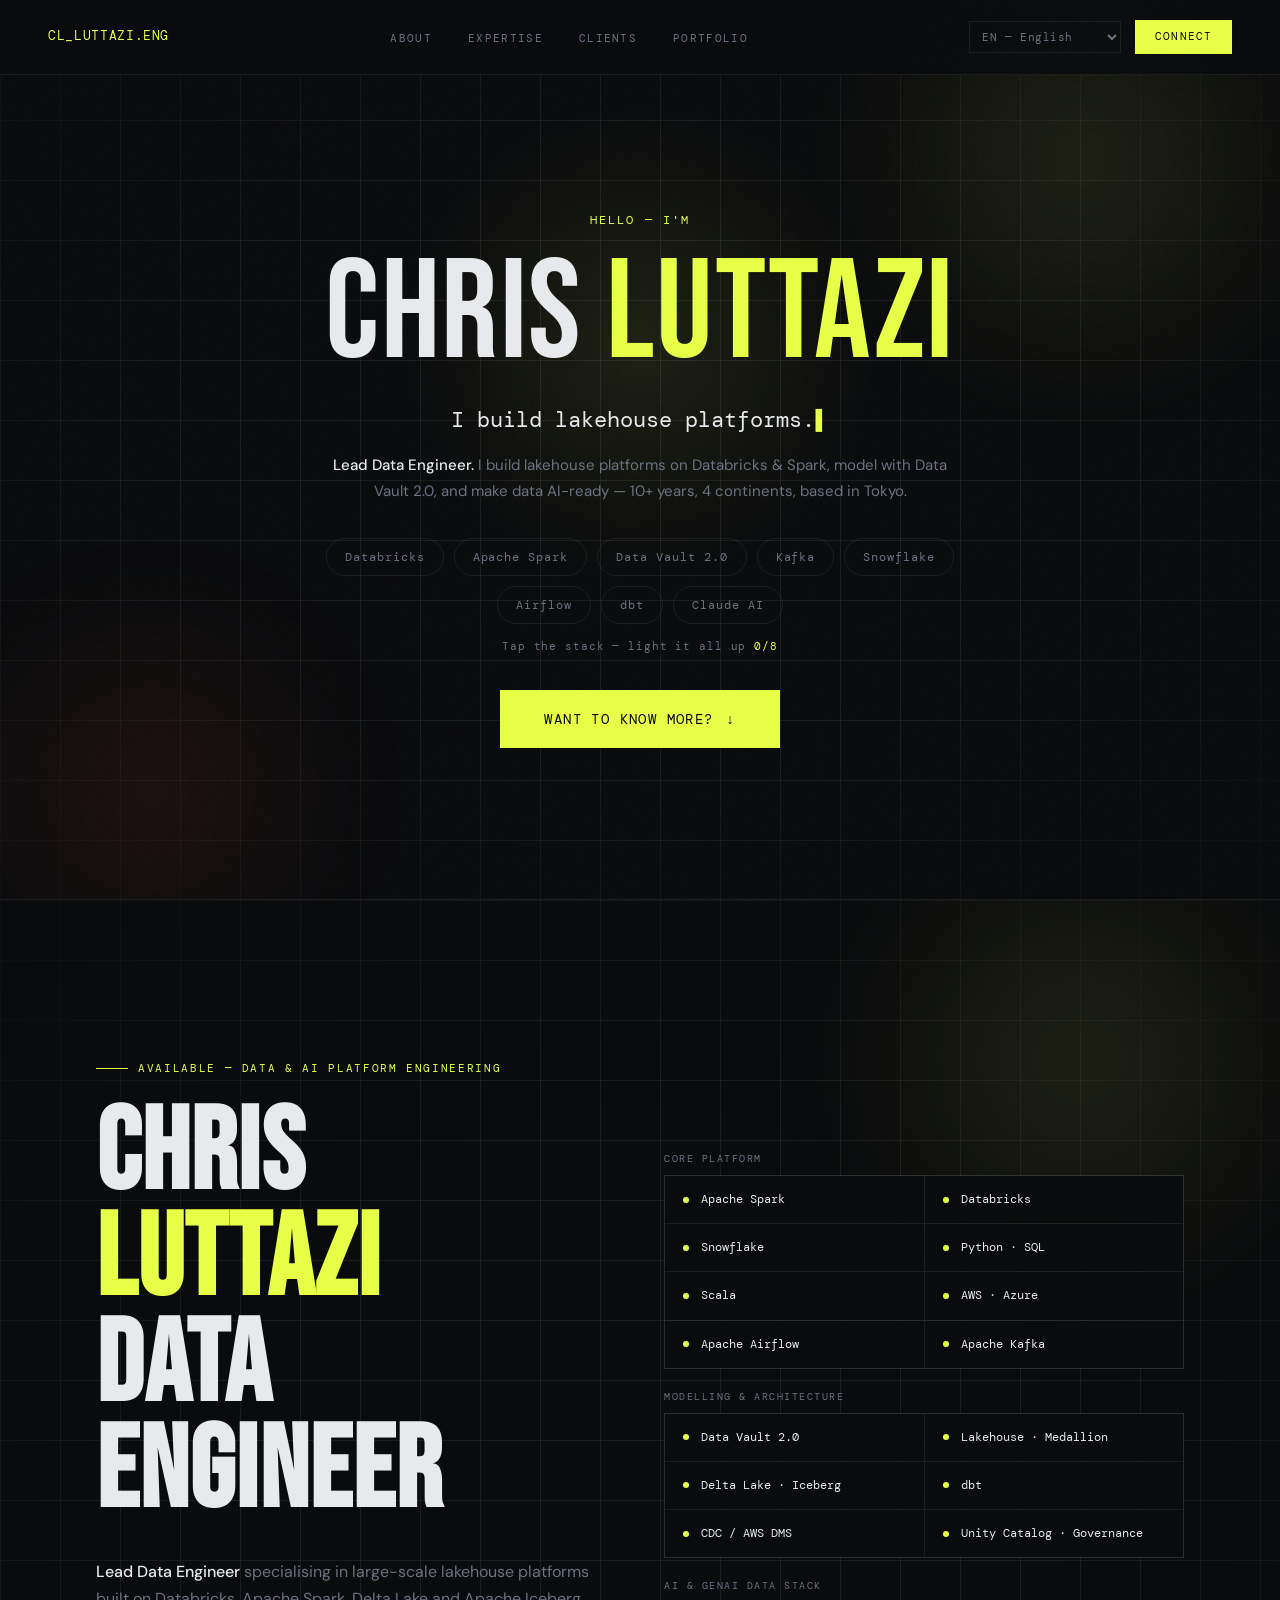
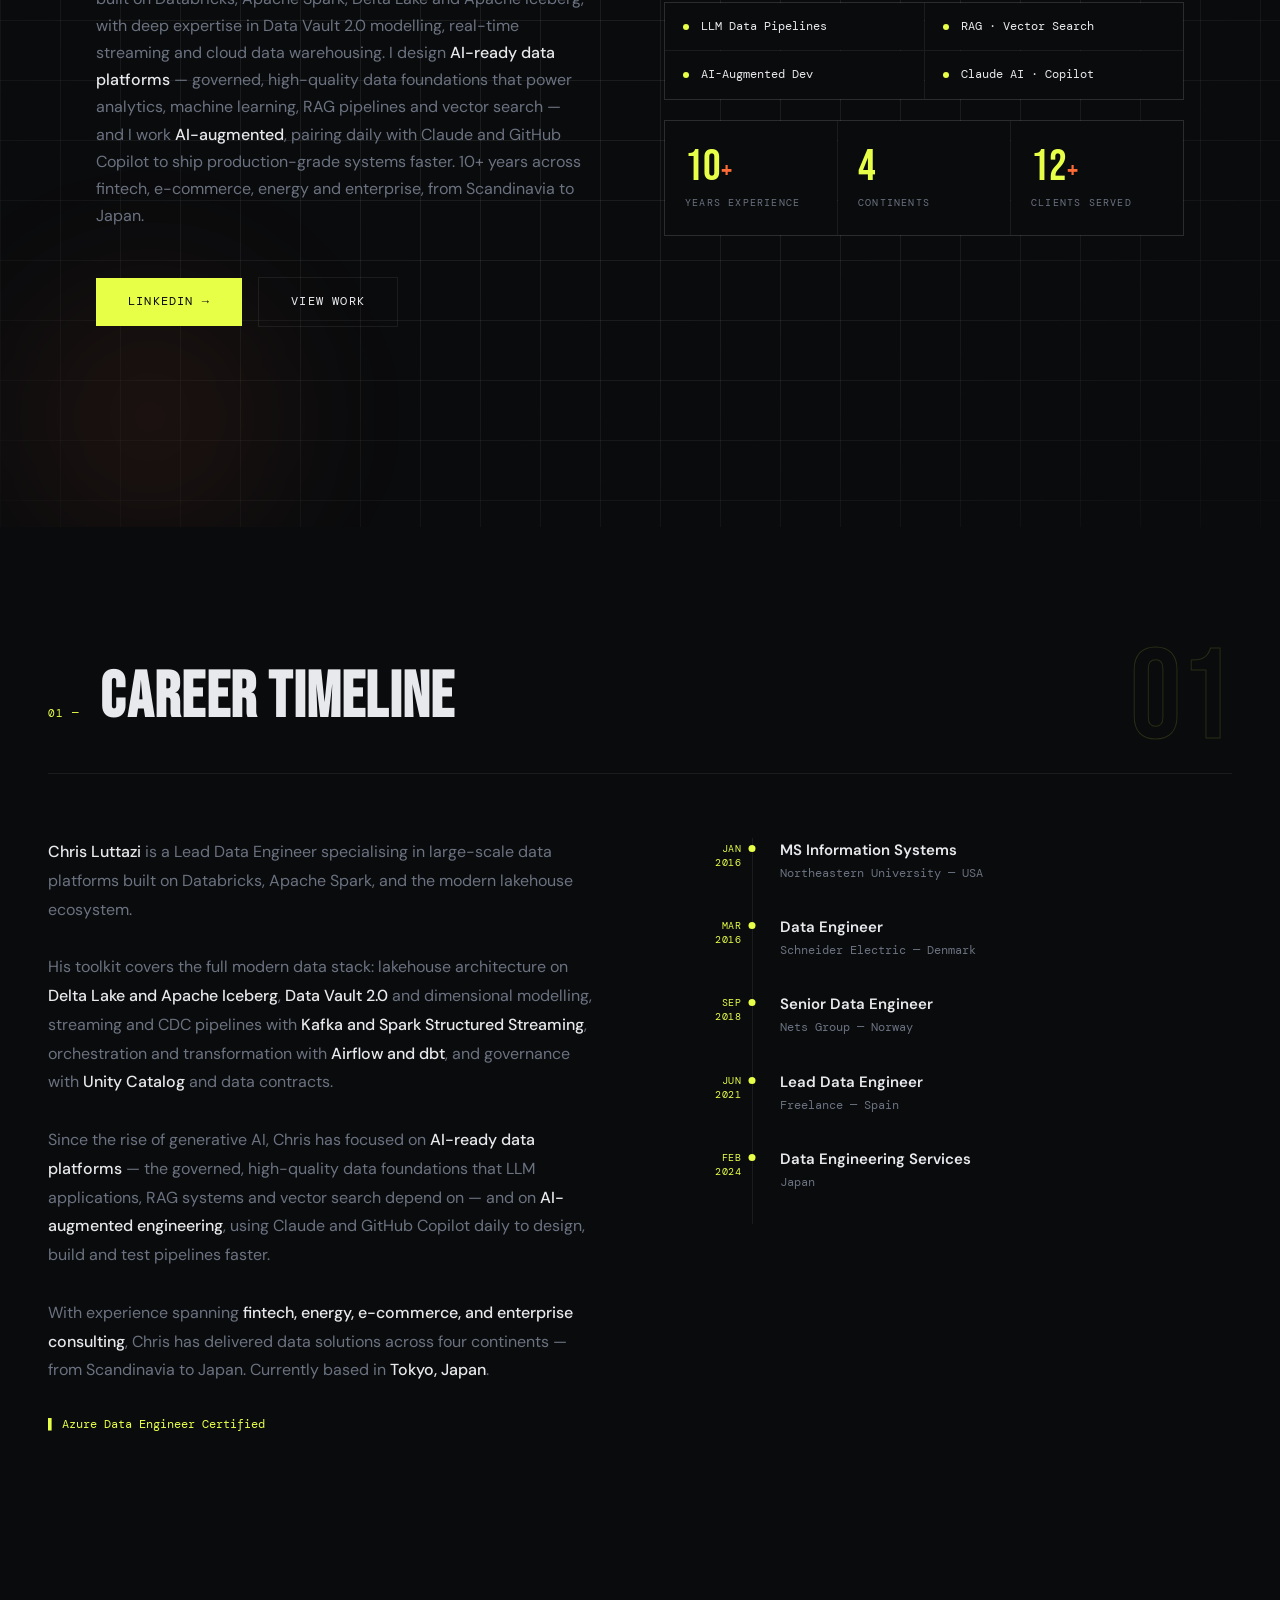
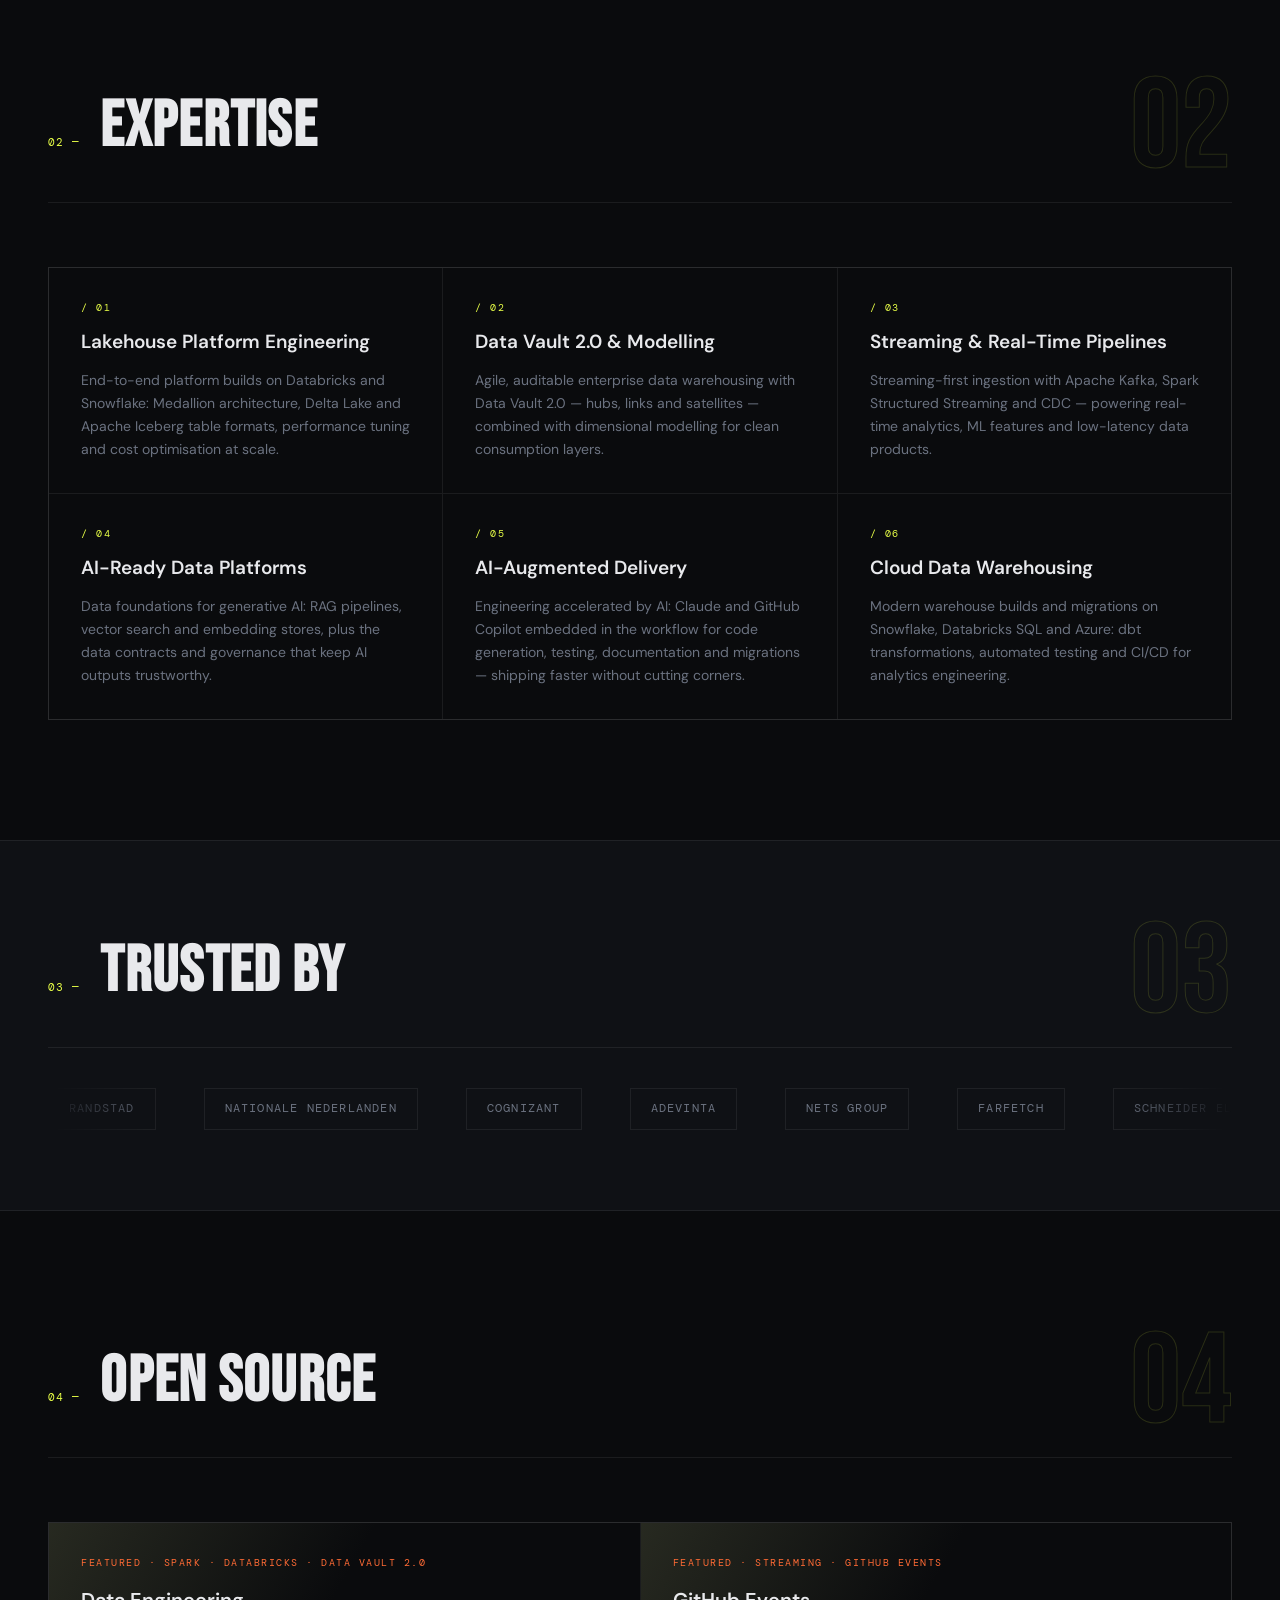
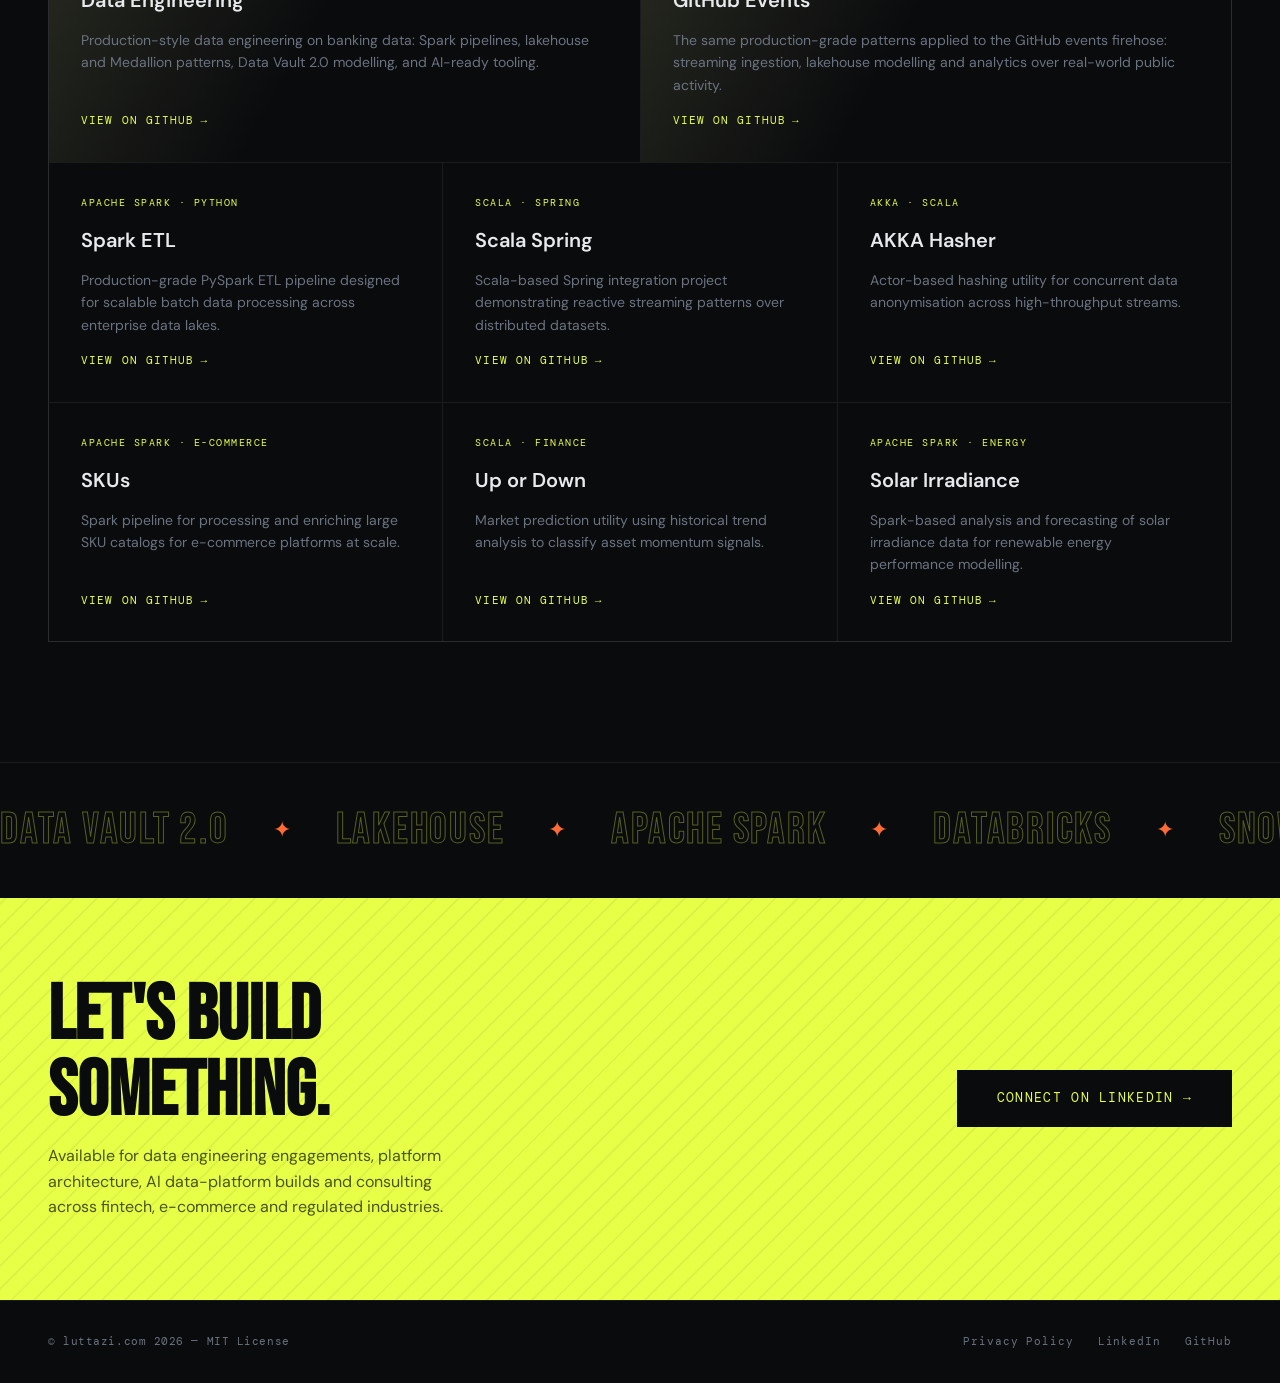
<file: index.html>
<!DOCTYPE html>
<html lang="en">
<head>
<meta charset="UTF-8">
<meta name="viewport" content="width=device-width, initial-scale=1.0">
<title>Chris Luttazi — Lead Data Engineer | Databricks · Data Vault 2.0 · Lakehouse · AI</title>
<meta name="description" content="Lead Data Engineer specialising in Databricks, Apache Spark, Data Vault 2.0, lakehouse architecture (Delta Lake, Apache Iceberg), Snowflake, streaming with Kafka, and AI-ready data platforms — RAG pipelines, vector search and LLM data engineering. 10+ years across fintech, e-commerce, energy and enterprise. Based in Tokyo, available worldwide.">
<meta name="robots" content="index, follow, max-image-preview:large, max-snippet:-1">
<meta name="author" content="Chris Luttazi">
<meta name="theme-color" content="#0a0b0d">
<link rel="canonical" href="https://luttazi.com/">
<link rel="icon" href="assets/favicon.ico">
<link rel="alternate" hreflang="x-default" href="https://luttazi.com/">
<link rel="alternate" hreflang="en" href="https://luttazi.com/">
<link rel="alternate" hreflang="es" href="https://luttazi.com/?lang=es">
<link rel="alternate" hreflang="ja" href="https://luttazi.com/?lang=ja">
<link rel="alternate" hreflang="de" href="https://luttazi.com/?lang=de">
<link rel="alternate" hreflang="fr" href="https://luttazi.com/?lang=fr">
<link rel="alternate" hreflang="pt" href="https://luttazi.com/?lang=pt">
<link rel="alternate" hreflang="it" href="https://luttazi.com/?lang=it">
<link rel="alternate" hreflang="nl" href="https://luttazi.com/?lang=nl">
<link rel="alternate" hreflang="da" href="https://luttazi.com/?lang=da">
<link rel="alternate" hreflang="no" href="https://luttazi.com/?lang=no">
<link rel="alternate" hreflang="sv" href="https://luttazi.com/?lang=sv">
<link rel="alternate" hreflang="pl" href="https://luttazi.com/?lang=pl">
<link rel="alternate" hreflang="zh" href="https://luttazi.com/?lang=zh">
<link rel="alternate" hreflang="ko" href="https://luttazi.com/?lang=ko">
<link rel="alternate" hreflang="ar" href="https://luttazi.com/?lang=ar">
<meta property="og:type" content="website">
<meta property="og:url" content="https://luttazi.com/">
<meta property="og:title" content="Chris Luttazi — Lead Data Engineer | Databricks · Data Vault 2.0 · Lakehouse · AI">
<meta property="og:description" content="Lead Data Engineer specialising in Databricks, Apache Spark, Data Vault 2.0, lakehouse architecture, streaming and AI-ready data platforms. 10+ years, four continents, based in Tokyo.">
<meta property="og:site_name" content="luttazi.com">
<meta property="og:locale" content="en_US">
<meta property="og:image" content="https://luttazi.com/assets/og-image.png">
<meta property="og:image:width" content="1200">
<meta property="og:image:height" content="630">
<meta property="og:image:alt" content="Chris Luttazi — Lead Data Engineer. Databricks, Data Vault 2.0, Lakehouse, AI.">
<meta name="twitter:card" content="summary_large_image">
<meta name="twitter:title" content="Chris Luttazi — Lead Data Engineer">
<meta name="twitter:description" content="Databricks · Apache Spark · Data Vault 2.0 · Lakehouse · Streaming · AI-ready data platforms. 10+ years, based in Tokyo, available worldwide.">
<meta name="twitter:image" content="https://luttazi.com/assets/og-image.png">
<script type="application/ld+json">
{
  "@context": "https://schema.org",
  "@graph": [
    {
      "@type": "Person",
      "@id": "https://luttazi.com/#person",
      "name": "Chris Luttazi",
      "jobTitle": "Lead Data Engineer",
      "description": "Lead Data Engineer specialising in Databricks, Apache Spark, Data Vault 2.0, lakehouse architecture and AI-ready data platforms.",
      "url": "https://luttazi.com/",
      "image": "https://luttazi.com/assets/og-image.png",
      "address": { "@type": "PostalAddress", "addressLocality": "Tokyo", "addressCountry": "JP" },
      "alumniOf": { "@type": "CollegeOrUniversity", "name": "Northeastern University" },
      "hasCredential": {
        "@type": "EducationalOccupationalCredential",
        "name": "Microsoft Certified: Azure Data Engineer Associate"
      },
      "sameAs": [
        "https://www.linkedin.com/in/chrisluttazi/",
        "https://github.com/cluttazi"
      ],
      "knowsAbout": [
        "Data Engineering", "Databricks", "Apache Spark", "Data Vault 2.0",
        "Lakehouse Architecture", "Delta Lake", "Apache Iceberg", "Snowflake",
        "Apache Kafka", "Spark Structured Streaming", "Apache Airflow", "dbt",
        "Python", "SQL", "Scala", "AWS", "Microsoft Azure", "Medallion Architecture",
        "Change Data Capture", "Data Governance", "Unity Catalog", "Data Contracts",
        "Retrieval-Augmented Generation", "Vector Databases", "LLM Data Pipelines",
        "AI-Augmented Software Development"
      ],
      "knowsLanguage": ["en", "es"]
    },
    {
      "@type": "WebSite",
      "@id": "https://luttazi.com/#website",
      "url": "https://luttazi.com/",
      "name": "luttazi.com — Chris Luttazi, Lead Data Engineer",
      "publisher": { "@id": "https://luttazi.com/#person" },
      "inLanguage": ["en", "es", "ja", "de", "fr", "pt", "it", "nl", "da", "no", "sv", "pl", "zh", "ko", "ar"]
    },
    {
      "@type": "ProfilePage",
      "@id": "https://luttazi.com/#profilepage",
      "url": "https://luttazi.com/",
      "name": "Chris Luttazi — Lead Data Engineer | Databricks · Data Vault 2.0 · Lakehouse · AI",
      "isPartOf": { "@id": "https://luttazi.com/#website" },
      "mainEntity": { "@id": "https://luttazi.com/#person" },
      "primaryImageOfPage": "https://luttazi.com/assets/og-image.png"
    }
  ]
}
</script>
<link rel="preconnect" href="https://fonts.googleapis.com">
<link rel="preconnect" href="https://fonts.gstatic.com" crossorigin>
<link href="https://fonts.googleapis.com/css2?family=Bebas+Neue&family=DM+Mono:ital,wght@0,300;0,400;0,500;1,300&family=DM+Sans:wght@300;400;500;600&display=swap" rel="stylesheet">
<style>
  :root {
    --bg: #0a0b0d;
    --bg2: #0f1115;
    --surface: #14161b;
    --border: rgba(255,255,255,0.07);
    --accent: #e8ff47;
    --accent2: #ff6b35;
    --text: #e8e9ec;
    --muted: #6b7280;
    --mono: 'DM Mono', monospace;
    --sans: 'DM Sans', sans-serif;
    --display: 'Bebas Neue', sans-serif;
  }

  *, *::before, *::after { box-sizing: border-box; margin: 0; padding: 0; }

  html { scroll-behavior: smooth; }

  body {
    background: var(--bg);
    color: var(--text);
    font-family: var(--sans);
    font-size: 16px;
    line-height: 1.6;
    overflow-x: hidden;
  }

  /* ── NOISE TEXTURE OVERLAY ─────────────────── */
  body::before {
    content: '';
    position: fixed;
    inset: 0;
    background-image: url("data:image/svg+xml,%3Csvg viewBox='0 0 256 256' xmlns='http://www.w3.org/2000/svg'%3E%3Cfilter id='n'%3E%3CfeTurbulence type='fractalNoise' baseFrequency='0.9' numOctaves='4' stitchTiles='stitch'/%3E%3C/filter%3E%3Crect width='100%25' height='100%25' filter='url(%23n)' opacity='0.035'/%3E%3C/svg%3E");
    pointer-events: none;
    z-index: 999;
    opacity: 0.4;
  }

  ::selection { background: var(--accent); color: var(--bg); }

  ::-webkit-scrollbar { width: 10px; }
  ::-webkit-scrollbar-track { background: var(--bg); }
  ::-webkit-scrollbar-thumb { background: #24262c; border-radius: 5px; }
  ::-webkit-scrollbar-thumb:hover { background: var(--accent); }

  .scroll-progress {
    position: fixed;
    top: 0; left: 0;
    height: 2px;
    width: 0;
    background: linear-gradient(90deg, var(--accent), var(--accent2));
    z-index: 200;
  }

  /* ── NAV ────────────────────────────────────── */
  nav {
    position: fixed;
    top: 0; left: 0; right: 0;
    z-index: 100;
    display: flex;
    align-items: center;
    justify-content: space-between;
    padding: 20px 48px;
    border-bottom: 1px solid var(--border);
    background: rgba(10,11,13,0.85);
    backdrop-filter: blur(12px);
  }

  .nav-logo {
    font-family: var(--mono);
    font-size: 13px;
    color: var(--accent);
    letter-spacing: 0.05em;
    text-decoration: none;
  }

  .nav-links {
    display: flex;
    gap: 36px;
    list-style: none;
  }

  .nav-links a {
    position: relative;
    font-family: var(--mono);
    font-size: 11px;
    letter-spacing: 0.12em;
    text-transform: uppercase;
    color: var(--muted);
    text-decoration: none;
    transition: color 0.2s;
  }

  .nav-links a:hover { color: var(--accent); }

  .nav-links a::after {
    content: '';
    position: absolute;
    left: 0; bottom: -6px;
    width: 100%; height: 1px;
    background: var(--accent);
    transform: scaleX(0);
    transform-origin: right;
    transition: transform 0.3s ease;
  }

  .nav-links a:hover::after { transform: scaleX(1); transform-origin: left; }

  .nav-right {
    display: flex;
    align-items: center;
    gap: 14px;
  }

  .lang-select {
    font-family: var(--mono);
    font-size: 11px;
    letter-spacing: 0.05em;
    color: var(--muted);
    background: transparent;
    border: 1px solid var(--border);
    padding: 7px 8px;
    cursor: pointer;
    transition: all 0.2s;
  }

  .lang-select:hover, .lang-select:focus {
    color: var(--accent);
    border-color: var(--accent);
    outline: none;
  }

  .lang-select option {
    background: var(--bg2);
    color: var(--text);
  }

  .nav-cta {
    font-family: var(--mono);
    font-size: 11px;
    letter-spacing: 0.1em;
    text-transform: uppercase;
    color: var(--bg);
    background: var(--accent);
    padding: 8px 20px;
    text-decoration: none;
    transition: background 0.2s;
  }

  .nav-cta:hover { background: #d4eb00; }

  /* ── INTRO SUMMARY ───────────────────────────── */
  #intro {
    position: relative;
    min-height: 100vh;
    max-width: 100%;
    padding: 130px 24px 70px;
    display: flex;
    align-items: center;
    justify-content: center;
    text-align: center;
    overflow: hidden;
    border-bottom: 1px solid var(--border);
  }

  .intro-spot {
    position: absolute;
    inset: 0;
    pointer-events: none;
    background: radial-gradient(340px circle at var(--mx, 50%) var(--my, 38%), rgba(232,255,71,0.09), transparent 70%);
  }

  .intro-inner {
    position: relative;
    z-index: 1;
    max-width: 900px;
    display: flex;
    flex-direction: column;
    align-items: center;
  }

  .intro-hello {
    font-family: var(--mono);
    font-size: 12px;
    letter-spacing: 0.18em;
    text-transform: uppercase;
    color: var(--accent);
    margin-bottom: 18px;
    opacity: 0;
    animation: fade-up 0.7s ease 0.1s forwards;
  }

  .intro-name {
    font-family: var(--display);
    font-size: clamp(64px, 11vw, 150px);
    line-height: 0.95;
    letter-spacing: 0.01em;
    color: var(--text);
    opacity: 0;
    animation: fade-up 0.7s ease 0.2s forwards;
  }

  .intro-name .accent { color: var(--accent); }

  .intro-type {
    font-family: var(--mono);
    font-size: clamp(15px, 2.4vw, 22px);
    color: var(--text);
    min-height: 1.7em;
    margin: 20px 0 14px;
    opacity: 0;
    animation: fade-up 0.7s ease 0.32s forwards;
  }

  .type-cursor { color: var(--accent); }

  .intro-sub {
    font-size: 15px;
    color: var(--muted);
    line-height: 1.7;
    max-width: 620px;
    margin-bottom: 34px;
    opacity: 0;
    animation: fade-up 0.7s ease 0.44s forwards;
  }

  .intro-sub strong { color: var(--text); font-weight: 500; }

  .intro-chips {
    display: flex;
    flex-wrap: wrap;
    gap: 10px;
    justify-content: center;
    max-width: 660px;
    margin-bottom: 14px;
    opacity: 0;
    animation: fade-up 0.7s ease 0.56s forwards;
  }

  .intro-chip {
    font-family: var(--mono);
    font-size: 12px;
    letter-spacing: 0.08em;
    color: var(--muted);
    background: transparent;
    border: 1px solid var(--border);
    border-radius: 999px;
    padding: 10px 18px;
    cursor: pointer;
    transition: all 0.2s;
  }

  .intro-chip:hover {
    border-color: var(--accent);
    color: var(--accent);
    transform: translateY(-2px);
  }

  .intro-chip.lit {
    background: var(--accent);
    border-color: var(--accent);
    color: var(--bg);
    animation: chip-pop 0.35s ease;
  }

  @keyframes chip-pop { 40% { transform: scale(1.16); } }

  .intro-progress {
    font-family: var(--mono);
    font-size: 11px;
    letter-spacing: 0.08em;
    color: var(--muted);
    margin-bottom: 34px;
    opacity: 0;
    animation: fade-up 0.7s ease 0.62s forwards;
  }

  .chip-count { color: var(--accent); }

  .intro-unlocked {
    font-family: var(--mono);
    font-size: 13px;
    color: var(--accent);
    margin: -16px 0 26px;
    animation: fade-up 0.5s ease forwards;
  }

  .intro-cta {
    font-family: var(--mono);
    font-size: 14px;
    letter-spacing: 0.1em;
    text-transform: uppercase;
    color: var(--bg);
    background: var(--accent);
    padding: 18px 44px;
    text-decoration: none;
    display: inline-flex;
    align-items: center;
    gap: 12px;
    opacity: 0;
    transition: transform 0.2s, background 0.2s;
    animation: fade-up 0.7s ease 0.72s forwards, cta-pulse 2.6s ease-in-out 1.8s infinite;
  }

  .intro-cta:hover { transform: translateY(-2px); background: #d4eb00; }

  .intro-cta .arrow { animation: bounce-y 1.6s ease-in-out infinite; }

  @keyframes cta-pulse {
    0%, 100% { box-shadow: 0 0 0 0 rgba(232,255,71,0.35); }
    50% { box-shadow: 0 0 0 14px rgba(232,255,71,0); }
  }

  @keyframes bounce-y {
    0%, 100% { transform: translateY(0); }
    50% { transform: translateY(4px); }
  }

  /* ── HERO ────────────────────────────────────── */
  #hero {
    min-height: 100vh;
    display: grid;
    grid-template-columns: 1fr 1fr;
    padding-top: 80px;
    position: relative;
    overflow: hidden;
  }

  .hero-grid-bg {
    position: absolute;
    inset: 0;
    background-image:
      linear-gradient(var(--border) 1px, transparent 1px),
      linear-gradient(90deg, var(--border) 1px, transparent 1px);
    background-size: 60px 60px;
    mask-image: radial-gradient(ellipse 80% 80% at 50% 50%, black 40%, transparent 100%);
  }

  .hero-glow, .hero-glow2 {
    position: absolute;
    border-radius: 50%;
    filter: blur(48px);
    pointer-events: none;
  }

  .hero-glow {
    width: 560px; height: 560px;
    background: radial-gradient(circle, rgba(232,255,71,0.10), transparent 65%);
    top: -120px; right: -80px;
    animation: drift 14s ease-in-out infinite alternate;
  }

  .hero-glow2 {
    width: 460px; height: 460px;
    background: radial-gradient(circle, rgba(255,107,53,0.09), transparent 65%);
    bottom: -120px; left: -80px;
    animation: drift 18s ease-in-out infinite alternate-reverse;
  }

  @keyframes drift {
    from { transform: translate(0, 0) scale(1); }
    to { transform: translate(-60px, 40px) scale(1.15); }
  }

  .hero-left {
    display: flex;
    flex-direction: column;
    justify-content: center;
    padding: 80px 48px 80px 48px;
    position: relative;
    z-index: 1;
  }

  .hero-label {
    font-family: var(--mono);
    font-size: 11px;
    letter-spacing: 0.15em;
    text-transform: uppercase;
    color: var(--accent);
    margin-bottom: 24px;
    display: flex;
    align-items: center;
    gap: 10px;
  }

  .hero-label::before {
    content: '';
    display: block;
    width: 32px;
    height: 1px;
    background: var(--accent);
  }

  .hero-title {
    font-family: var(--display);
    font-size: clamp(72px, 9vw, 130px);
    line-height: 0.92;
    letter-spacing: 0.01em;
    margin-bottom: 32px;
  }

  .hero-title .line-accent { color: var(--accent); }

  .title-line { display: block; overflow: hidden; }

  .title-line > span {
    display: inline-block;
    transform: translateY(110%);
    animation: title-up 0.9s cubic-bezier(0.16, 1, 0.3, 1) forwards;
    animation-play-state: paused;
  }

  .title-line:nth-child(2) > span { animation-delay: 0.12s; }
  .title-line:nth-child(3) > span { animation-delay: 0.24s; }

  @keyframes title-up { to { transform: translateY(0); } }

  .hero-label, .hero-desc, .hero-actions {
    opacity: 0;
    animation: fade-up 0.8s ease forwards;
    animation-play-state: paused;
  }

  .hero-label { animation-delay: 0.05s; }
  .hero-desc { animation-delay: 0.55s; }
  .hero-actions { animation-delay: 0.7s; }

  .hero-right > * {
    opacity: 0;
    animation: fade-up 0.8s ease forwards;
    animation-play-state: paused;
  }

  #hero.in-view .title-line > span,
  #hero.in-view .hero-label,
  #hero.in-view .hero-desc,
  #hero.in-view .hero-actions,
  #hero.in-view .hero-right > * {
    animation-play-state: running;
  }

  .hero-right > *:nth-child(1) { animation-delay: 0.35s; }
  .hero-right > *:nth-child(2) { animation-delay: 0.42s; }
  .hero-right > *:nth-child(3) { animation-delay: 0.49s; }
  .hero-right > *:nth-child(4) { animation-delay: 0.56s; }
  .hero-right > *:nth-child(5) { animation-delay: 0.63s; }
  .hero-right > *:nth-child(6) { animation-delay: 0.7s; }
  .hero-right > *:nth-child(7) { animation-delay: 0.77s; }

  @keyframes fade-up {
    from { opacity: 0; transform: translateY(18px); }
    to { opacity: 1; transform: translateY(0); }
  }

  .hero-desc {
    font-size: 16px;
    color: var(--muted);
    line-height: 1.7;
    max-width: 520px;
    margin-bottom: 48px;
  }

  .hero-desc strong { color: var(--text); font-weight: 500; }

  .hero-actions {
    display: flex;
    gap: 16px;
    align-items: center;
  }

  .btn-primary {
    font-family: var(--mono);
    font-size: 12px;
    letter-spacing: 0.1em;
    text-transform: uppercase;
    color: var(--bg);
    background: var(--accent);
    padding: 14px 32px;
    text-decoration: none;
    transition: all 0.2s;
  }

  .btn-primary:hover { background: #d4eb00; transform: translateY(-1px); }

  .btn-ghost {
    font-family: var(--mono);
    font-size: 12px;
    letter-spacing: 0.1em;
    text-transform: uppercase;
    color: var(--text);
    border: 1px solid var(--border);
    padding: 14px 32px;
    text-decoration: none;
    transition: all 0.2s;
  }

  .btn-ghost:hover { border-color: var(--accent); color: var(--accent); transform: translateY(-1px); }

  .hero-right {
    display: flex;
    flex-direction: column;
    justify-content: center;
    padding: 80px 48px 80px 24px;
    position: relative;
    z-index: 1;
  }

  .stack-group-label {
    font-family: var(--mono);
    font-size: 10px;
    letter-spacing: 0.15em;
    text-transform: uppercase;
    color: var(--muted);
    margin: 20px 0 8px;
  }

  .hero-right .stack-group-label:first-child { margin-top: 0; }

  .stack-grid {
    display: grid;
    grid-template-columns: 1fr 1fr;
    gap: 1px;
    background: var(--border);
    border: 1px solid var(--border);
  }

  .stack-item {
    background: var(--bg);
    padding: 14px 18px;
    display: flex;
    align-items: center;
    gap: 12px;
    transition: background 0.2s;
  }

  .stack-item:hover { background: var(--surface); }

  .stack-dot {
    width: 6px;
    height: 6px;
    border-radius: 50%;
    background: var(--accent);
    flex-shrink: 0;
  }

  .stack-item span {
    font-family: var(--mono);
    font-size: 12px;
    color: var(--text);
  }

  .hero-stats {
    display: grid;
    grid-template-columns: repeat(3, 1fr);
    gap: 1px;
    background: var(--border);
    border: 1px solid var(--border);
    margin-top: 20px;
  }

  .stat {
    background: var(--bg);
    padding: 24px 20px;
  }

  .stat-num {
    font-family: var(--display);
    font-size: 44px;
    color: var(--accent);
    line-height: 1;
    margin-bottom: 6px;
  }

  .stat-label {
    font-family: var(--mono);
    font-size: 10px;
    letter-spacing: 0.12em;
    text-transform: uppercase;
    color: var(--muted);
  }

  /* ── SECTION BASE ───────────────────────────── */
  section {
    padding: 120px 48px;
    max-width: 1280px;
    margin: 0 auto;
  }

  .section-header {
    position: relative;
    display: flex;
    align-items: baseline;
    gap: 20px;
    margin-bottom: 64px;
    border-bottom: 1px solid var(--border);
    padding-bottom: 24px;
  }

  .section-header::after {
    content: attr(data-num);
    position: absolute;
    right: 0;
    top: 50%;
    transform: translateY(-58%);
    font-family: var(--display);
    font-size: clamp(72px, 10vw, 140px);
    line-height: 1;
    color: transparent;
    -webkit-text-stroke: 1px rgba(232,255,71,0.14);
    pointer-events: none;
    user-select: none;
  }

  .section-num {
    font-family: var(--mono);
    font-size: 11px;
    color: var(--accent);
    letter-spacing: 0.1em;
  }

  .section-title {
    font-family: var(--display);
    font-size: clamp(36px, 5vw, 64px);
    letter-spacing: 0.02em;
    flex: 1;
  }

  /* ── TIMELINE ───────────────────────────────── */
  #about { max-width: 1280px; }

  .about-grid {
    display: grid;
    grid-template-columns: 1fr 1fr;
    gap: 80px;
    align-items: start;
  }

  .about-bio {
    font-size: 16px;
    color: var(--muted);
    line-height: 1.8;
  }

  .about-bio strong { color: var(--text); font-weight: 500; }

  .timeline {
    position: relative;
  }

  .timeline::before {
    content: '';
    position: absolute;
    left: 72px;
    top: 0; bottom: 0;
    width: 1px;
    background: var(--border);
  }

  .timeline-item {
    display: grid;
    grid-template-columns: 72px 1fr;
    gap: 0;
    margin-bottom: 32px;
  }

  .timeline-date {
    font-family: var(--mono);
    font-size: 10px;
    letter-spacing: 0.08em;
    color: var(--accent);
    text-align: right;
    line-height: 1.4;
    padding-top: 4px;
    padding-right: 10px;
  }

  .timeline-content {
    padding-left: 28px;
    position: relative;
  }

  .timeline-content::before {
    content: '';
    position: absolute;
    left: 0;
    top: 7px;
    width: 7px;
    height: 7px;
    background: var(--accent);
    border-radius: 50%;
    transform: translateX(-50%);
  }



  .timeline-role {
    font-family: var(--sans);
    font-weight: 600;
    font-size: 15px;
    color: var(--text);
    margin-bottom: 2px;
  }

  .timeline-org {
    font-family: var(--mono);
    font-size: 12px;
    color: var(--muted);
  }

  .timeline-item { transition: transform 0.25s ease; }
  .timeline-item:hover { transform: translateX(4px); }
  [dir="rtl"] .timeline-item:hover { transform: translateX(-4px); }

  .timeline-item:last-child .timeline-content::before {
    animation: pulse 2.2s infinite;
  }

  @keyframes pulse {
    0% { box-shadow: 0 0 0 0 rgba(232,255,71,0.45); }
    70% { box-shadow: 0 0 0 10px rgba(232,255,71,0); }
    100% { box-shadow: 0 0 0 0 rgba(232,255,71,0); }
  }

  /* ── EXPERTISE ──────────────────────────────── */
  .expertise-grid {
    display: grid;
    grid-template-columns: repeat(3, 1fr);
    gap: 1px;
    background: var(--border);
    border: 1px solid var(--border);
  }

  .expertise-card {
    background: var(--bg);
    padding: 32px;
    display: flex;
    flex-direction: column;
    gap: 14px;
    transition: background 0.25s, transform 0.25s, box-shadow 0.25s;
  }

  .expertise-card:hover {
    background: var(--surface);
    transform: translateY(-4px);
    box-shadow: 0 14px 34px rgba(0,0,0,0.45), 0 0 0 1px rgba(232,255,71,0.2);
  }

  .expertise-card:hover .expertise-num { color: var(--accent2); }

  .expertise-num {
    font-family: var(--mono);
    font-size: 10px;
    letter-spacing: 0.15em;
    color: var(--accent);
  }

  .expertise-title {
    font-family: var(--sans);
    font-size: 19px;
    font-weight: 600;
    color: var(--text);
    line-height: 1.3;
  }

  .expertise-desc {
    font-size: 14px;
    color: var(--muted);
    line-height: 1.65;
  }

  /* ── CLIENTS ────────────────────────────────── */
  #clients {
    background: var(--bg2);
    max-width: 100%;
    border-top: 1px solid var(--border);
    border-bottom: 1px solid var(--border);
    padding: 80px 48px;
  }

  #clients .inner {
    max-width: 1280px;
    margin: 0 auto;
  }

  .client-scroll-track {
    overflow: hidden;
    mask-image: linear-gradient(90deg, transparent, black 10%, black 90%, transparent);
  }

  .client-scroll {
    display: flex;
    gap: 48px;
    align-items: center;
    animation: scroll-left 30s linear infinite;
    width: max-content;
  }

  .client-scroll:hover { animation-play-state: paused; }

  @keyframes scroll-left {
    from { transform: translateX(0); }
    to { transform: translateX(-50%); }
  }

  .client-tag {
    font-family: var(--mono);
    font-size: 12px;
    letter-spacing: 0.1em;
    text-transform: uppercase;
    color: var(--muted);
    white-space: nowrap;
    padding: 10px 20px;
    border: 1px solid var(--border);
    transition: all 0.2s;
  }

  .client-tag:hover { color: var(--accent); border-color: var(--accent); }

  /* ── PORTFOLIO ──────────────────────────────── */
  .portfolio-grid {
    display: grid;
    grid-template-columns: repeat(6, 1fr);
    gap: 1px;
    background: var(--border);
    border: 1px solid var(--border);
  }

  .project-card {
    background: var(--bg);
    padding: 32px;
    display: flex;
    flex-direction: column;
    gap: 16px;
    transition: background 0.25s, transform 0.25s, box-shadow 0.25s;
    text-decoration: none;
    color: inherit;
    position: relative;
    overflow: hidden;
    grid-column: span 2;
  }

  .project-card::after {
    content: '';
    position: absolute;
    bottom: 0; left: 0; right: 0;
    height: 2px;
    background: var(--accent);
    transform: scaleX(0);
    transform-origin: left;
    transition: transform 0.3s ease;
  }

  .project-card:hover {
    background: var(--surface);
    transform: translateY(-4px);
    box-shadow: 0 14px 34px rgba(0,0,0,0.45);
  }
  .project-card:hover::after { transform: scaleX(1); }

  .project-card .project-link { transition: gap 0.25s ease; }
  .project-card:hover .project-link { gap: 12px; }

  .project-card.featured {
    grid-column: span 3;
    background: linear-gradient(120deg, rgba(232,255,71,0.06), var(--bg) 45%);
  }

  .project-card.featured:hover {
    background: linear-gradient(120deg, rgba(232,255,71,0.09), var(--surface) 45%);
  }

  .project-card.featured .project-tag { color: var(--accent2); }

  /* stagger the card reveals inside grids */
  .expertise-grid .fade-in:nth-child(2), .portfolio-grid .fade-in:nth-child(2) { transition-delay: 0.08s; }
  .expertise-grid .fade-in:nth-child(3), .portfolio-grid .fade-in:nth-child(3) { transition-delay: 0.16s; }
  .expertise-grid .fade-in:nth-child(4), .portfolio-grid .fade-in:nth-child(4) { transition-delay: 0.24s; }
  .expertise-grid .fade-in:nth-child(5), .portfolio-grid .fade-in:nth-child(5) { transition-delay: 0.32s; }
  .expertise-grid .fade-in:nth-child(6), .portfolio-grid .fade-in:nth-child(6) { transition-delay: 0.4s; }
  .portfolio-grid .fade-in:nth-child(7) { transition-delay: 0.48s; }
  .portfolio-grid .fade-in:nth-child(8) { transition-delay: 0.56s; }

  .project-tag {
    font-family: var(--mono);
    font-size: 10px;
    letter-spacing: 0.15em;
    text-transform: uppercase;
    color: var(--accent);
  }

  .project-title {
    font-family: var(--sans);
    font-size: 20px;
    font-weight: 600;
    color: var(--text);
    line-height: 1.3;
  }

  .project-desc {
    font-size: 14px;
    color: var(--muted);
    line-height: 1.6;
    flex: 1;
  }

  .project-link {
    font-family: var(--mono);
    font-size: 11px;
    letter-spacing: 0.1em;
    text-transform: uppercase;
    color: var(--accent);
    display: flex;
    align-items: center;
    gap: 6px;
  }

  .project-link::after { content: '→'; }

  /* ── KEYWORD MARQUEE ─────────────────────────── */
  .kw-band {
    border-top: 1px solid var(--border);
    background: var(--bg);
    overflow: hidden;
    padding: 32px 0;
  }

  .kw-scroll {
    display: flex;
    gap: 44px;
    align-items: center;
    width: max-content;
    animation: scroll-left 45s linear infinite;
  }

  .kw-scroll span {
    font-family: var(--display);
    font-size: 44px;
    letter-spacing: 0.04em;
    white-space: nowrap;
    color: transparent;
    -webkit-text-stroke: 1px rgba(232,255,71,0.35);
  }

  .kw-scroll .kw-sep {
    -webkit-text-stroke: 0;
    color: var(--accent2);
    font-size: 22px;
  }

  /* ── CTA BAND ───────────────────────────────── */
  #contact {
    background: var(--accent);
    max-width: 100%;
    border: none;
    padding: 80px 48px;
    position: relative;
    overflow: hidden;
  }

  #contact::before {
    content: '';
    position: absolute;
    inset: 0;
    background: repeating-linear-gradient(-45deg, rgba(10,11,13,0.05) 0 2px, transparent 2px 16px);
    pointer-events: none;
  }

  #contact .inner {
    position: relative;
    max-width: 1280px;
    margin: 0 auto;
    display: flex;
    align-items: center;
    justify-content: space-between;
    gap: 40px;
  }

  #contact h2 {
    font-family: var(--display);
    font-size: clamp(40px, 6vw, 80px);
    color: var(--bg);
    line-height: 1;
  }

  #contact p {
    font-size: 16px;
    color: rgba(10,11,13,0.7);
    max-width: 400px;
    margin-top: 12px;
  }

  .cta-link {
    font-family: var(--mono);
    font-size: 13px;
    letter-spacing: 0.1em;
    text-transform: uppercase;
    color: var(--accent);
    background: var(--bg);
    padding: 18px 40px;
    text-decoration: none;
    white-space: nowrap;
    transition: all 0.2s;
    flex-shrink: 0;
  }

  .cta-link:hover {
    background: #0f1115;
    transform: translateY(-2px);
    box-shadow: 0 14px 30px rgba(10,11,13,0.35);
  }

  /* ── FOOTER ─────────────────────────────────── */
  footer {
    background: var(--bg);
    border-top: 1px solid var(--border);
    padding: 32px 48px;
    display: flex;
    align-items: center;
    justify-content: space-between;
  }

  .footer-left {
    font-family: var(--mono);
    font-size: 11px;
    color: var(--muted);
    letter-spacing: 0.05em;
  }

  .footer-links {
    display: flex;
    gap: 24px;
  }

  .footer-links a {
    font-family: var(--mono);
    font-size: 11px;
    color: var(--muted);
    text-decoration: none;
    letter-spacing: 0.08em;
    transition: color 0.2s;
  }

  .footer-links a:hover { color: var(--accent); }

  /* ── RTL SUPPORT ─────────────────────────────── */
  [dir="rtl"] .timeline::before { left: auto; right: 72px; }
  [dir="rtl"] .timeline-date { text-align: left; padding-right: 0; padding-left: 10px; }
  [dir="rtl"] .timeline-content { padding-left: 0; padding-right: 28px; }
  [dir="rtl"] .timeline-content::before { left: auto; right: 0; transform: translateX(50%); }
  [dir="rtl"] .project-card::after { transform-origin: right; }
  [dir="rtl"] .section-header::after { right: auto; left: 0; }
  [dir="rtl"] .scroll-progress { left: auto; right: 0; }

  /* ── REDUCED MOTION ──────────────────────────── */
  @media (prefers-reduced-motion: reduce) {
    *, *::before, *::after {
      animation-duration: 0.01ms !important;
      animation-iteration-count: 1 !important;
      transition-duration: 0.01ms !important;
      transition-delay: 0ms !important;
    }
    html { scroll-behavior: auto; }
    .title-line > span { transform: none; }
    .hero-label, .hero-desc, .hero-actions, .hero-right > * { opacity: 1; }
  }

  /* ── ANIMATIONS ──────────────────────────────── */
  .fade-in {
    opacity: 0;
    transform: translateY(20px);
    transition: opacity 0.6s ease, transform 0.6s ease;
  }

  .fade-in.visible {
    opacity: 1;
    transform: translateY(0);
  }

  /* ── TERMINAL BLINK ──────────────────────────── */
  .blink {
    animation: blink 1.1s step-end infinite;
  }

  @keyframes blink {
    50% { opacity: 0; }
  }

  /* ── HAMBURGER ───────────────────────────────── */
  .nav-hamburger {
    display: none;
    flex-direction: column;
    gap: 5px;
    background: none;
    border: none;
    cursor: pointer;
    padding: 4px;
  }

  .nav-hamburger span {
    display: block;
    width: 22px;
    height: 1px;
    background: var(--text);
    transition: all 0.25s;
  }

  /* ── RESPONSIVE ──────────────────────────────── */
  @media (max-width: 900px) {
    nav { padding: 16px 24px; position: relative; }
    .nav-hamburger { display: flex; }
    .nav-links {
      display: none;
      position: absolute;
      top: 100%;
      left: 0; right: 0;
      flex-direction: column;
      gap: 0;
      background: rgba(10,11,13,0.97);
      backdrop-filter: blur(12px);
      border-bottom: 1px solid var(--border);
    }
    .nav-links.open { display: flex; }
    .nav-links li a {
      display: block;
      padding: 16px 24px;
      border-top: 1px solid var(--border);
    }
    .nav-cta { display: none; }
    #hero { grid-template-columns: 1fr; min-height: auto; }
    .hero-left { padding: 100px 24px 40px; }
    .hero-right { padding: 0 24px 60px; }
    section { padding: 80px 24px; }
    .about-grid { grid-template-columns: 1fr; gap: 48px; }
    .expertise-grid { grid-template-columns: 1fr 1fr; }
    .portfolio-grid { grid-template-columns: repeat(2, 1fr); }
    .project-card { grid-column: span 1; }
    .project-card.featured { grid-column: span 2; }
    #contact .inner { flex-direction: column; }
    footer { flex-direction: column; gap: 16px; text-align: center; }
    .hero-stats { grid-template-columns: repeat(3, 1fr); }
  }

  @media (max-width: 600px) {
    .kw-scroll span { font-size: 30px; }
    .kw-scroll .kw-sep { font-size: 16px; }
    .expertise-grid { grid-template-columns: 1fr; }
    .portfolio-grid { grid-template-columns: 1fr; }
    .project-card, .project-card.featured { grid-column: auto; }
    .stack-grid { grid-template-columns: 1fr 1fr; }
    .hero-title { font-size: 64px; }
    .hero-stats { grid-template-columns: 1fr 1fr; }
  }
</style>
<noscript>
<style>
  .title-line > span, .hero-label, .hero-desc, .hero-actions, .hero-right > * {
    animation: none !important; opacity: 1 !important; transform: none !important;
  }
  .intro-type { display: none; }
</style>
</noscript>
</head>
<body>

<div class="scroll-progress" aria-hidden="true"></div>

<!-- NAV -->
<nav>
  <a href="#" class="nav-logo">CL_LUTTAZI.ENG</a>
  <ul class="nav-links">
    <li><a href="#about" data-i18n="nav_about">About</a></li>
    <li><a href="#expertise" data-i18n="nav_expertise">Expertise</a></li>
    <li><a href="#clients" data-i18n="nav_clients">Clients</a></li>
    <li><a href="#portfolio" data-i18n="nav_portfolio">Portfolio</a></li>
  </ul>
  <div class="nav-right">
    <select class="lang-select" aria-label="Language">
      <option value="en">EN — English</option>
      <option value="es">ES — Español</option>
      <option value="ja">JA — 日本語</option>
      <option value="de">DE — Deutsch</option>
      <option value="fr">FR — Français</option>
      <option value="pt">PT — Português</option>
      <option value="it">IT — Italiano</option>
      <option value="nl">NL — Nederlands</option>
      <option value="da">DA — Dansk</option>
      <option value="no">NO — Norsk</option>
      <option value="sv">SV — Svenska</option>
      <option value="pl">PL — Polski</option>
      <option value="zh">ZH — 中文</option>
      <option value="ko">KO — 한국어</option>
      <option value="ar">AR — العربية</option>
    </select>
    <a href="https://www.linkedin.com/in/chrisluttazi/" class="nav-cta" target="_blank" data-i18n="nav_connect">Connect</a>
    <button type="button" class="nav-hamburger" aria-label="Toggle navigation" aria-expanded="false">
      <span></span><span></span><span></span>
    </button>
  </div>
</nav>

<!-- INTRO SUMMARY -->
<section id="intro">
  <div class="hero-grid-bg"></div>
  <div class="hero-glow" aria-hidden="true"></div>
  <div class="hero-glow2" aria-hidden="true"></div>
  <div class="intro-spot" aria-hidden="true"></div>

  <div class="intro-inner">
    <div class="intro-hello" data-i18n="intro_hello">Hello — I'm</div>
    <p class="intro-name">CHRIS <span class="accent">LUTTAZI</span></p>
    <div class="intro-type" aria-hidden="true"><span id="typewriter"></span><span class="type-cursor blink">▌</span></div>
    <p class="intro-sub" data-i18n="intro_sub"><strong>Lead Data Engineer.</strong> I build lakehouse platforms on Databricks &amp; Spark, model with Data Vault 2.0, and make data AI-ready — 10+ years, 4 continents, based in Tokyo.</p>
    <div class="intro-chips">
      <button type="button" class="intro-chip">Databricks</button>
      <button type="button" class="intro-chip">Apache Spark</button>
      <button type="button" class="intro-chip">Data Vault 2.0</button>
      <button type="button" class="intro-chip">Kafka</button>
      <button type="button" class="intro-chip">Snowflake</button>
      <button type="button" class="intro-chip">Airflow</button>
      <button type="button" class="intro-chip">dbt</button>
      <button type="button" class="intro-chip">Claude AI</button>
    </div>
    <div class="intro-progress"><span data-i18n="intro_hint">Tap the stack — light it all up</span> <span class="chip-count">0/8</span></div>
    <div class="intro-unlocked" data-i18n="intro_unlocked" hidden>Full stack unlocked — we should talk.</div>
    <a href="#hero" class="intro-cta"><span data-i18n="intro_cta">Want to know more?</span> <span class="arrow">↓</span></a>
  </div>
</section>

<!-- HERO -->
<section id="hero">
  <div class="hero-grid-bg"></div>
  <div class="hero-glow" aria-hidden="true"></div>
  <div class="hero-glow2" aria-hidden="true"></div>

  <div class="hero-left">
    <div class="hero-label" data-i18n="hero_label">Available — Data &amp; AI Platform Engineering</div>
    <h1 class="hero-title">
      <span class="title-line"><span>CHRIS</span></span>
      <span class="title-line"><span class="line-accent">LUTTAZI</span></span>
      <span class="title-line"><span data-i18n="hero_role">DATA<br>ENGINEER</span></span>
    </h1>
    <p class="hero-desc" data-i18n="hero_desc">
      <strong>Lead Data Engineer</strong> specialising in large-scale lakehouse platforms built on Databricks, Apache Spark, Delta Lake and Apache Iceberg, with deep expertise in Data Vault 2.0 modelling, real-time streaming and cloud data warehousing. I design <strong>AI-ready data platforms</strong> — governed, high-quality data foundations that power analytics, machine learning, RAG pipelines and vector search — and I work <strong>AI-augmented</strong>, pairing daily with Claude and GitHub Copilot to ship production-grade systems faster. 10+ years across fintech, e-commerce, energy and enterprise, from Scandinavia to Japan.
    </p>
    <div class="hero-actions">
      <a href="https://www.linkedin.com/in/chrisluttazi/" class="btn-primary" target="_blank">LinkedIn →</a>
      <a href="#portfolio" class="btn-ghost" data-i18n="hero_cta_view">View Work</a>
    </div>
  </div>

  <div class="hero-right">
    <div class="stack-group-label" data-i18n="stack_g1">Core Platform</div>
    <div class="stack-grid">
      <div class="stack-item"><div class="stack-dot"></div><span>Apache Spark</span></div>
      <div class="stack-item"><div class="stack-dot"></div><span>Databricks</span></div>
      <div class="stack-item"><div class="stack-dot"></div><span>Snowflake</span></div>
      <div class="stack-item"><div class="stack-dot"></div><span>Python · SQL</span></div>
      <div class="stack-item"><div class="stack-dot"></div><span>Scala</span></div>
      <div class="stack-item"><div class="stack-dot"></div><span>AWS · Azure</span></div>
      <div class="stack-item"><div class="stack-dot"></div><span>Apache Airflow</span></div>
      <div class="stack-item"><div class="stack-dot"></div><span>Apache Kafka</span></div>
    </div>
    <div class="stack-group-label" data-i18n="stack_g2">Modelling &amp; Architecture</div>
    <div class="stack-grid">
      <div class="stack-item"><div class="stack-dot"></div><span>Data Vault 2.0</span></div>
      <div class="stack-item"><div class="stack-dot"></div><span>Lakehouse · Medallion</span></div>
      <div class="stack-item"><div class="stack-dot"></div><span>Delta Lake · Iceberg</span></div>
      <div class="stack-item"><div class="stack-dot"></div><span>dbt</span></div>
      <div class="stack-item"><div class="stack-dot"></div><span>CDC / AWS DMS</span></div>
      <div class="stack-item"><div class="stack-dot"></div><span>Unity Catalog · Governance</span></div>
    </div>
    <div class="stack-group-label" data-i18n="stack_g3">AI &amp; GenAI Data Stack</div>
    <div class="stack-grid">
      <div class="stack-item"><div class="stack-dot"></div><span>LLM Data Pipelines</span></div>
      <div class="stack-item"><div class="stack-dot"></div><span>RAG · Vector Search</span></div>
      <div class="stack-item"><div class="stack-dot"></div><span>AI-Augmented Dev</span></div>
      <div class="stack-item"><div class="stack-dot"></div><span>Claude AI · Copilot</span></div>
    </div>
    <div class="hero-stats">
      <div class="stat">
        <div class="stat-num"><span class="stat-value" data-count="10">10</span><span style="font-size:28px;color:var(--accent2)">+</span></div>
        <div class="stat-label" data-i18n="stat_years">Years Experience</div>
      </div>
      <div class="stat">
        <div class="stat-num"><span class="stat-value" data-count="4">4</span></div>
        <div class="stat-label" data-i18n="stat_continents">Continents</div>
      </div>
      <div class="stat">
        <div class="stat-num"><span class="stat-value" data-count="12">12</span><span style="font-size:28px;color:var(--accent2)">+</span></div>
        <div class="stat-label" data-i18n="stat_clients">Clients Served</div>
      </div>
    </div>
  </div>
</section>

<!-- ABOUT -->
<section id="about">
  <div class="section-header" data-num="01">
    <span class="section-num">01 —</span>
    <h2 class="section-title" data-i18n="sec01">CAREER TIMELINE</h2>
  </div>
  <div class="about-grid">
    <div class="about-bio fade-in">
      <p data-i18n="bio_p1"><strong>Chris Luttazi</strong> is a Lead Data Engineer specialising in large-scale data platforms built on Databricks, Apache Spark, and the modern lakehouse ecosystem.</p>
      <br>
      <p data-i18n="bio_p2">His toolkit covers the full modern data stack: lakehouse architecture on <strong>Delta Lake and Apache Iceberg</strong>, <strong>Data Vault 2.0</strong> and dimensional modelling, streaming and CDC pipelines with <strong>Kafka and Spark Structured Streaming</strong>, orchestration and transformation with <strong>Airflow and dbt</strong>, and governance with <strong>Unity Catalog</strong> and data contracts.</p>
      <br>
      <p data-i18n="bio_p3">Since the rise of generative AI, Chris has focused on <strong>AI-ready data platforms</strong> — the governed, high-quality data foundations that LLM applications, RAG systems and vector search depend on — and on <strong>AI-augmented engineering</strong>, using Claude and GitHub Copilot daily to design, build and test pipelines faster.</p>
      <br>
      <p data-i18n="bio_p4">With experience spanning <strong>fintech, energy, e-commerce, and enterprise consulting</strong>, Chris has delivered data solutions across four continents — from Scandinavia to Japan. Currently based in <strong>Tokyo, Japan</strong>.</p>
      <br>
      <p style="font-family: var(--mono); font-size: 12px; color: var(--accent);">
        <span class="blink">▌</span> <span data-i18n="bio_cert">Azure Data Engineer Certified</span>
      </p>
    </div>
    <div class="timeline fade-in">
      <div class="timeline-item">
        <div class="timeline-date">JAN<br>2016</div>
        <div class="timeline-content">
          <div class="timeline-role" data-i18n="tl_edu">MS Information Systems</div>
          <div class="timeline-org">Northeastern University — USA</div>
        </div>
      </div>
      <div class="timeline-item">
        <div class="timeline-date">MAR<br>2016</div>
        <div class="timeline-content">
          <div class="timeline-role" data-i18n="tl_de">Data Engineer</div>
          <div class="timeline-org">Schneider Electric — Denmark</div>
        </div>
      </div>
      <div class="timeline-item">
        <div class="timeline-date">SEP<br>2018</div>
        <div class="timeline-content">
          <div class="timeline-role" data-i18n="tl_sde">Senior Data Engineer</div>
          <div class="timeline-org">Nets Group — Norway</div>
        </div>
      </div>
      <div class="timeline-item">
        <div class="timeline-date">JUN<br>2021</div>
        <div class="timeline-content">
          <div class="timeline-role" data-i18n="tl_lde">Lead Data Engineer</div>
          <div class="timeline-org">Freelance — Spain</div>
        </div>
      </div>
      <div class="timeline-item">
        <div class="timeline-date">FEB<br>2024</div>
        <div class="timeline-content">
          <div class="timeline-role" data-i18n="tl_des">Data Engineering Services</div>
          <div class="timeline-org">Japan</div>
        </div>
      </div>
    </div>
  </div>
</section>

<!-- EXPERTISE -->
<section id="expertise">
  <div class="section-header" data-num="02">
    <span class="section-num">02 —</span>
    <h2 class="section-title" data-i18n="sec02">EXPERTISE</h2>
  </div>
  <div class="expertise-grid">
    <div class="expertise-card fade-in">
      <div class="expertise-num">/ 01</div>
      <div class="expertise-title" data-i18n="ex1_t">Lakehouse Platform Engineering</div>
      <div class="expertise-desc" data-i18n="ex1_d">End-to-end platform builds on Databricks and Snowflake: Medallion architecture, Delta Lake and Apache Iceberg table formats, performance tuning and cost optimisation at scale.</div>
    </div>
    <div class="expertise-card fade-in">
      <div class="expertise-num">/ 02</div>
      <div class="expertise-title" data-i18n="ex2_t">Data Vault 2.0 &amp; Modelling</div>
      <div class="expertise-desc" data-i18n="ex2_d">Agile, auditable enterprise data warehousing with Data Vault 2.0 — hubs, links and satellites — combined with dimensional modelling for clean consumption layers.</div>
    </div>
    <div class="expertise-card fade-in">
      <div class="expertise-num">/ 03</div>
      <div class="expertise-title" data-i18n="ex3_t">Streaming &amp; Real-Time Pipelines</div>
      <div class="expertise-desc" data-i18n="ex3_d">Streaming-first ingestion with Apache Kafka, Spark Structured Streaming and CDC — powering real-time analytics, ML features and low-latency data products.</div>
    </div>
    <div class="expertise-card fade-in">
      <div class="expertise-num">/ 04</div>
      <div class="expertise-title" data-i18n="ex4_t">AI-Ready Data Platforms</div>
      <div class="expertise-desc" data-i18n="ex4_d">Data foundations for generative AI: RAG pipelines, vector search and embedding stores, plus the data contracts and governance that keep AI outputs trustworthy.</div>
    </div>
    <div class="expertise-card fade-in">
      <div class="expertise-num">/ 05</div>
      <div class="expertise-title" data-i18n="ex5_t">AI-Augmented Delivery</div>
      <div class="expertise-desc" data-i18n="ex5_d">Engineering accelerated by AI: Claude and GitHub Copilot embedded in the workflow for code generation, testing, documentation and migrations — shipping faster without cutting corners.</div>
    </div>
    <div class="expertise-card fade-in">
      <div class="expertise-num">/ 06</div>
      <div class="expertise-title" data-i18n="ex6_t">Cloud Data Warehousing</div>
      <div class="expertise-desc" data-i18n="ex6_d">Modern warehouse builds and migrations on Snowflake, Databricks SQL and Azure: dbt transformations, automated testing and CI/CD for analytics engineering.</div>
    </div>
  </div>
</section>

<!-- CLIENTS -->
<div id="clients">
  <div class="inner">
    <div class="section-header" data-num="03" style="margin-bottom: 40px;">
      <span class="section-num">03 —</span>
      <h2 class="section-title" data-i18n="sec03">TRUSTED BY</h2>
    </div>
    <div class="client-scroll-track">
      <div class="client-scroll">
        <!-- first set -->
        <div class="client-tag">Randstad</div>
        <div class="client-tag">Nationale Nederlanden</div>
        <div class="client-tag">Cognizant</div>
        <div class="client-tag">Adevinta</div>
        <div class="client-tag">Nets Group</div>
        <div class="client-tag">Farfetch</div>
        <div class="client-tag">Schneider Electric</div>
        <div class="client-tag">Philip Morris International</div>
        <div class="client-tag">Huddle Group</div>
        <div class="client-tag">ExxonMobil</div>
        <div class="client-tag">Accenture</div>
        <div class="client-tag">Iceberg Solutions</div>
        <!-- duplicate for seamless loop -->
        <div class="client-tag">Randstad</div>
        <div class="client-tag">Nationale Nederlanden</div>
        <div class="client-tag">Cognizant</div>
        <div class="client-tag">Adevinta</div>
        <div class="client-tag">Nets Group</div>
        <div class="client-tag">Farfetch</div>
        <div class="client-tag">Schneider Electric</div>
        <div class="client-tag">Philip Morris International</div>
        <div class="client-tag">Huddle Group</div>
        <div class="client-tag">ExxonMobil</div>
        <div class="client-tag">Accenture</div>
        <div class="client-tag">Iceberg Solutions</div>
      </div>
    </div>
  </div>
</div>

<!-- PORTFOLIO -->
<section id="portfolio">
  <div class="section-header" data-num="04">
    <span class="section-num">04 —</span>
    <h2 class="section-title" data-i18n="sec04">OPEN SOURCE</h2>
  </div>
  <div class="portfolio-grid">
    <a class="project-card featured fade-in" href="https://github.com/cluttazi/data-engineering" target="_blank">
      <div class="project-tag">Featured · Spark · Databricks · Data Vault 2.0</div>
      <div class="project-title">Data Engineering</div>
      <div class="project-desc">Production-style data engineering on banking data: Spark pipelines, lakehouse and Medallion patterns, Data Vault 2.0 modelling, and AI-ready tooling.</div>
      <div class="project-link" data-i18n="proj_view">View on GitHub</div>
    </a>
    <a class="project-card featured fade-in" href="https://github.com/cluttazi/github-events" target="_blank">
      <div class="project-tag">Featured · Streaming · GitHub Events</div>
      <div class="project-title">GitHub Events</div>
      <div class="project-desc">The same production-grade patterns applied to the GitHub events firehose: streaming ingestion, lakehouse modelling and analytics over real-world public activity.</div>
      <div class="project-link" data-i18n="proj_view">View on GitHub</div>
    </a>
    <a class="project-card fade-in" href="https://github.com/cluttazi/spark-etl" target="_blank">
      <div class="project-tag">Apache Spark · Python</div>
      <div class="project-title">Spark ETL</div>
      <div class="project-desc">Production-grade PySpark ETL pipeline designed for scalable batch data processing across enterprise data lakes.</div>
      <div class="project-link" data-i18n="proj_view">View on GitHub</div>
    </a>
    <a class="project-card fade-in" href="https://github.com/cluttazi/scala-spring" target="_blank">
      <div class="project-tag">Scala · Spring</div>
      <div class="project-title">Scala Spring</div>
      <div class="project-desc">Scala-based Spring integration project demonstrating reactive streaming patterns over distributed datasets.</div>
      <div class="project-link" data-i18n="proj_view">View on GitHub</div>
    </a>
    <a class="project-card fade-in" href="https://github.com/cluttazi/hasher" target="_blank">
      <div class="project-tag">AKKA · Scala</div>
      <div class="project-title">AKKA Hasher</div>
      <div class="project-desc">Actor-based hashing utility for concurrent data anonymisation across high-throughput streams.</div>
      <div class="project-link" data-i18n="proj_view">View on GitHub</div>
    </a>
    <a class="project-card fade-in" href="https://github.com/cluttazi/skus" target="_blank">
      <div class="project-tag">Apache Spark · E-Commerce</div>
      <div class="project-title">SKUs</div>
      <div class="project-desc">Spark pipeline for processing and enriching large SKU catalogs for e-commerce platforms at scale.</div>
      <div class="project-link" data-i18n="proj_view">View on GitHub</div>
    </a>
    <a class="project-card fade-in" href="https://github.com/cluttazi/upordown" target="_blank">
      <div class="project-tag">Scala · Finance</div>
      <div class="project-title">Up or Down</div>
      <div class="project-desc">Market prediction utility using historical trend analysis to classify asset momentum signals.</div>
      <div class="project-link" data-i18n="proj_view">View on GitHub</div>
    </a>
    <a class="project-card fade-in" href="https://github.com/cluttazi/solar-irradiance" target="_blank">
      <div class="project-tag">Apache Spark · Energy</div>
      <div class="project-title">Solar Irradiance</div>
      <div class="project-desc">Spark-based analysis and forecasting of solar irradiance data for renewable energy performance modelling.</div>
      <div class="project-link" data-i18n="proj_view">View on GitHub</div>
    </a>
  </div>
</section>

<!-- KEYWORD MARQUEE -->
<div class="kw-band" aria-hidden="true">
  <div class="kw-scroll">
    <!-- first set -->
    <span>Data Vault 2.0</span><span class="kw-sep">✦</span>
    <span>Lakehouse</span><span class="kw-sep">✦</span>
    <span>Apache Spark</span><span class="kw-sep">✦</span>
    <span>Databricks</span><span class="kw-sep">✦</span>
    <span>Snowflake</span><span class="kw-sep">✦</span>
    <span>Streaming</span><span class="kw-sep">✦</span>
    <span>Apache Iceberg</span><span class="kw-sep">✦</span>
    <span>Kafka</span><span class="kw-sep">✦</span>
    <span>AI-Ready Data</span><span class="kw-sep">✦</span>
    <span>RAG</span><span class="kw-sep">✦</span>
    <!-- duplicate for seamless loop -->
    <span>Data Vault 2.0</span><span class="kw-sep">✦</span>
    <span>Lakehouse</span><span class="kw-sep">✦</span>
    <span>Apache Spark</span><span class="kw-sep">✦</span>
    <span>Databricks</span><span class="kw-sep">✦</span>
    <span>Snowflake</span><span class="kw-sep">✦</span>
    <span>Streaming</span><span class="kw-sep">✦</span>
    <span>Apache Iceberg</span><span class="kw-sep">✦</span>
    <span>Kafka</span><span class="kw-sep">✦</span>
    <span>AI-Ready Data</span><span class="kw-sep">✦</span>
    <span>RAG</span><span class="kw-sep">✦</span>
  </div>
</div>

<!-- CTA -->
<div id="contact">
  <div class="inner">
    <div>
      <h2 data-i18n="contact_title">LET'S BUILD<br>SOMETHING.</h2>
      <p data-i18n="contact_desc">Available for data engineering engagements, platform architecture, AI data-platform builds and consulting across fintech, e-commerce and regulated industries.</p>
    </div>
    <a href="https://www.linkedin.com/in/chrisluttazi/" class="cta-link" target="_blank" data-i18n="contact_cta">Connect on LinkedIn →</a>
  </div>
</div>

<!-- FOOTER -->
<footer>
  <div class="footer-left">© luttazi.com 2026 — MIT License</div>
  <div class="footer-links">
    <a href="privacy.html" data-i18n="footer_privacy">Privacy Policy</a>
    <a href="https://www.linkedin.com/in/chrisluttazi/" target="_blank">LinkedIn</a>
    <a href="https://github.com/cluttazi" target="_blank">GitHub</a>
  </div>
</footer>

<script>
  // ── I18N ─────────────────────────────────────────────────────────────
  // English lives in the markup itself (best for SEO); the dictionaries
  // below swap every [data-i18n] node. Skill tags, client names and
  // project descriptions intentionally stay in English — recruiters
  // search for those terms verbatim.
  const I18N = {
    en: {
      nav_about: "About", nav_expertise: "Expertise", nav_clients: "Clients", nav_portfolio: "Portfolio", nav_connect: "Connect",
      hero_label: "Available — Data & AI Platform Engineering",
      hero_role: "DATA<br>ENGINEER",
      hero_desc: "<strong>Lead Data Engineer</strong> specialising in large-scale lakehouse platforms built on Databricks, Apache Spark, Delta Lake and Apache Iceberg, with deep expertise in Data Vault 2.0 modelling, real-time streaming and cloud data warehousing. I design <strong>AI-ready data platforms</strong> — governed, high-quality data foundations that power analytics, machine learning, RAG pipelines and vector search — and I work <strong>AI-augmented</strong>, pairing daily with Claude and GitHub Copilot to ship production-grade systems faster. 10+ years across fintech, e-commerce, energy and enterprise, from Scandinavia to Japan.",
      hero_cta_view: "View Work",
      stat_years: "Years Experience", stat_continents: "Continents", stat_clients: "Clients Served",
      stack_g1: "Core Platform", stack_g2: "Modelling & Architecture", stack_g3: "AI & GenAI Data Stack",
      sec01: "CAREER TIMELINE", sec02: "EXPERTISE", sec03: "TRUSTED BY", sec04: "OPEN SOURCE",
      bio_p1: "<strong>Chris Luttazi</strong> is a Lead Data Engineer specialising in large-scale data platforms built on Databricks, Apache Spark, and the modern lakehouse ecosystem.",
      bio_p2: "His toolkit covers the full modern data stack: lakehouse architecture on <strong>Delta Lake and Apache Iceberg</strong>, <strong>Data Vault 2.0</strong> and dimensional modelling, streaming and CDC pipelines with <strong>Kafka and Spark Structured Streaming</strong>, orchestration and transformation with <strong>Airflow and dbt</strong>, and governance with <strong>Unity Catalog</strong> and data contracts.",
      bio_p3: "Since the rise of generative AI, Chris has focused on <strong>AI-ready data platforms</strong> — the governed, high-quality data foundations that LLM applications, RAG systems and vector search depend on — and on <strong>AI-augmented engineering</strong>, using Claude and GitHub Copilot daily to design, build and test pipelines faster.",
      bio_p4: "With experience spanning <strong>fintech, energy, e-commerce, and enterprise consulting</strong>, Chris has delivered data solutions across four continents — from Scandinavia to Japan. Currently based in <strong>Tokyo, Japan</strong>.",
      bio_cert: "Azure Data Engineer Certified",
      tl_edu: "MS Information Systems", tl_de: "Data Engineer", tl_sde: "Senior Data Engineer", tl_lde: "Lead Data Engineer", tl_des: "Data Engineering Services",
      ex1_t: "Lakehouse Platform Engineering",
      ex1_d: "End-to-end platform builds on Databricks and Snowflake: Medallion architecture, Delta Lake and Apache Iceberg table formats, performance tuning and cost optimisation at scale.",
      ex2_t: "Data Vault 2.0 & Modelling",
      ex2_d: "Agile, auditable enterprise data warehousing with Data Vault 2.0 — hubs, links and satellites — combined with dimensional modelling for clean consumption layers.",
      ex3_t: "Streaming & Real-Time Pipelines",
      ex3_d: "Streaming-first ingestion with Apache Kafka, Spark Structured Streaming and CDC — powering real-time analytics, ML features and low-latency data products.",
      ex4_t: "AI-Ready Data Platforms",
      ex4_d: "Data foundations for generative AI: RAG pipelines, vector search and embedding stores, plus the data contracts and governance that keep AI outputs trustworthy.",
      ex5_t: "AI-Augmented Delivery",
      ex5_d: "Engineering accelerated by AI: Claude and GitHub Copilot embedded in the workflow for code generation, testing, documentation and migrations — shipping faster without cutting corners.",
      ex6_t: "Cloud Data Warehousing",
      ex6_d: "Modern warehouse builds and migrations on Snowflake, Databricks SQL and Azure: dbt transformations, automated testing and CI/CD for analytics engineering.",
      proj_view: "View on GitHub",
      contact_title: "LET'S BUILD<br>SOMETHING.",
      contact_desc: "Available for data engineering engagements, platform architecture, AI data-platform builds and consulting across fintech, e-commerce and regulated industries.",
      contact_cta: "Connect on LinkedIn →",
      footer_privacy: "Privacy Policy",
      intro_hello: "Hello — I'm",
      intro_sub: "<strong>Lead Data Engineer.</strong> I build lakehouse platforms on Databricks & Spark, model with Data Vault 2.0, and make data AI-ready — 10+ years, 4 continents, based in Tokyo.",
      intro_hint: "Tap the stack — light it all up",
      intro_unlocked: "Full stack unlocked — we should talk.",
      intro_cta: "Want to know more?",
      tw: ["I build lakehouse platforms.", "I model with Data Vault 2.0.", "I stream data in real time.", "I make data AI-ready."]
    },
    es: {
      nav_about: "Sobre mí", nav_expertise: "Especialidades", nav_clients: "Clientes", nav_portfolio: "Portafolio", nav_connect: "Contactar",
      hero_label: "Disponible — Ingeniería de Plataformas de Datos e IA",
      hero_role: "INGENIERO<br>DE DATOS",
      hero_desc: "<strong>Lead Data Engineer</strong> especializado en plataformas lakehouse a gran escala sobre Databricks, Apache Spark, Delta Lake y Apache Iceberg, con amplia experiencia en modelado Data Vault 2.0, streaming en tiempo real y data warehousing en la nube. Diseño <strong>plataformas de datos preparadas para IA</strong> — fundamentos de datos gobernados y de alta calidad para analítica, machine learning, pipelines RAG y búsqueda vectorial — y trabajo <strong>potenciado por IA</strong>, usando Claude y GitHub Copilot a diario para entregar sistemas de producción más rápido. Más de 10 años en fintech, e-commerce, energía y grandes empresas, de Escandinavia a Japón.",
      hero_cta_view: "Ver trabajo",
      stat_years: "Años de experiencia", stat_continents: "Continentes", stat_clients: "Clientes atendidos",
      stack_g1: "Plataforma principal", stack_g2: "Modelado y arquitectura", stack_g3: "Stack de datos para IA",
      sec01: "TRAYECTORIA", sec02: "ESPECIALIDADES", sec03: "CONFÍAN EN MÍ", sec04: "CÓDIGO ABIERTO",
      bio_p1: "<strong>Chris Luttazi</strong> es Lead Data Engineer especializado en plataformas de datos a gran escala sobre Databricks, Apache Spark y el ecosistema lakehouse moderno.",
      bio_p2: "Su caja de herramientas cubre todo el stack de datos moderno: arquitectura lakehouse sobre <strong>Delta Lake y Apache Iceberg</strong>, <strong>Data Vault 2.0</strong> y modelado dimensional, pipelines de streaming y CDC con <strong>Kafka y Spark Structured Streaming</strong>, orquestación y transformación con <strong>Airflow y dbt</strong>, y gobernanza con <strong>Unity Catalog</strong> y contratos de datos.",
      bio_p3: "Desde el auge de la IA generativa, Chris se ha centrado en <strong>plataformas de datos preparadas para IA</strong> — los cimientos gobernados y de alta calidad de los que dependen las aplicaciones LLM, los sistemas RAG y la búsqueda vectorial — y en la <strong>ingeniería potenciada por IA</strong>, usando Claude y GitHub Copilot a diario para diseñar, construir y probar pipelines más rápido.",
      bio_p4: "Con experiencia en <strong>fintech, energía, e-commerce y consultoría empresarial</strong>, Chris ha entregado soluciones de datos en cuatro continentes — de Escandinavia a Japón. Actualmente reside en <strong>Tokio, Japón</strong>.",
      bio_cert: "Certificado Azure Data Engineer",
      tl_edu: "Máster en Sistemas de Información", tl_de: "Ingeniero de Datos", tl_sde: "Ingeniero de Datos Sénior", tl_lde: "Lead Data Engineer", tl_des: "Servicios de Ingeniería de Datos",
      ex1_t: "Ingeniería de plataformas Lakehouse",
      ex1_d: "Construcción integral de plataformas sobre Databricks y Snowflake: arquitectura Medallion, formatos Delta Lake y Apache Iceberg, optimización de rendimiento y costes a escala.",
      ex2_t: "Data Vault 2.0 y modelado",
      ex2_d: "Data warehousing empresarial ágil y auditable con Data Vault 2.0 — hubs, links y satélites — combinado con modelado dimensional para capas de consumo limpias.",
      ex3_t: "Streaming y tiempo real",
      ex3_d: "Ingesta streaming-first con Apache Kafka, Spark Structured Streaming y CDC — para analítica en tiempo real, features de ML y productos de datos de baja latencia.",
      ex4_t: "Plataformas de datos para IA",
      ex4_d: "Cimientos de datos para IA generativa: pipelines RAG, búsqueda vectorial y almacenes de embeddings, junto con los contratos de datos y la gobernanza que hacen fiable a la IA.",
      ex5_t: "Entrega potenciada por IA",
      ex5_d: "Ingeniería acelerada por IA: Claude y GitHub Copilot integrados en el flujo de trabajo para generación de código, pruebas, documentación y migraciones — más rápido sin recortar calidad.",
      ex6_t: "Data warehousing en la nube",
      ex6_d: "Construcción y migración de almacenes modernos sobre Snowflake, Databricks SQL y Azure: transformaciones dbt, pruebas automatizadas y CI/CD para analytics engineering.",
      proj_view: "Ver en GitHub",
      contact_title: "CONSTRUYAMOS<br>ALGO.",
      contact_desc: "Disponible para proyectos de ingeniería de datos, arquitectura de plataformas, plataformas de datos para IA y consultoría en fintech, e-commerce e industrias reguladas.",
      contact_cta: "Conectar en LinkedIn →",
      footer_privacy: "Política de privacidad",
      intro_hello: "Hola — soy",
      intro_sub: "<strong>Lead Data Engineer.</strong> Construyo plataformas lakehouse sobre Databricks y Spark, modelo con Data Vault 2.0 y preparo los datos para la IA — más de 10 años, 4 continentes, desde Tokio.",
      intro_hint: "Toca el stack — enciéndelo entero",
      intro_unlocked: "Stack completo desbloqueado — hablemos.",
      intro_cta: "¿Quieres saber más?",
      tw: ["Construyo plataformas lakehouse.", "Modelo con Data Vault 2.0.", "Proceso datos en tiempo real.", "Preparo los datos para la IA."]
    },
    ja: {
      nav_about: "経歴", nav_expertise: "専門分野", nav_clients: "取引実績", nav_portfolio: "ポートフォリオ", nav_connect: "連絡する",
      hero_label: "受付中 — データ & AI プラットフォームエンジニアリング",
      hero_role: "データ<br>エンジニア",
      hero_desc: "Databricks、Apache Spark、Delta Lake、Apache Iceberg を用いた大規模レイクハウス基盤を専門とする<strong>リードデータエンジニア</strong>。Data Vault 2.0 モデリング、リアルタイムストリーミング、クラウドDWHに深い知見を持ちます。分析・機械学習・RAGパイプライン・ベクトル検索を支える<strong>AI対応データ基盤</strong>を設計し、Claude や GitHub Copilot を日常的に活用する<strong>AI駆動の開発スタイル</strong>で、本番品質のシステムを迅速に提供します。フィンテック、Eコマース、エネルギー、エンタープライズで10年以上、北欧から日本まで。",
      hero_cta_view: "実績を見る",
      stat_years: "年の経験", stat_continents: "大陸", stat_clients: "クライアント",
      stack_g1: "コアプラットフォーム", stack_g2: "モデリング & アーキテクチャ", stack_g3: "AI・生成AIデータスタック",
      sec01: "キャリア", sec02: "専門分野", sec03: "取引実績", sec04: "オープンソース",
      bio_p1: "<strong>Chris Luttazi</strong> は、Databricks、Apache Spark、モダンレイクハウスエコシステムを用いた大規模データ基盤を専門とするリードデータエンジニアです。",
      bio_p2: "モダンデータスタック全域をカバーします:<strong>Delta Lake と Apache Iceberg</strong> によるレイクハウスアーキテクチャ、<strong>Data Vault 2.0</strong> とディメンショナルモデリング、<strong>Kafka と Spark Structured Streaming</strong> によるストリーミング・CDCパイプライン、<strong>Airflow と dbt</strong> によるオーケストレーションと変換、<strong>Unity Catalog</strong> とデータコントラクトによるガバナンス。",
      bio_p3: "生成AIの台頭以降は、LLMアプリケーション・RAG・ベクトル検索を支える<strong>AI対応データ基盤</strong>の構築と、Claude や GitHub Copilot を日常的に使ってパイプラインの設計・構築・テストを高速化する<strong>AI駆動エンジニアリング</strong>に注力しています。",
      bio_p4: "<strong>フィンテック、エネルギー、Eコマース、エンタープライズコンサルティング</strong>での経験を持ち、北欧から日本まで4大陸でデータソリューションを提供してきました。現在は<strong>東京</strong>を拠点としています。",
      bio_cert: "Azure Data Engineer 認定",
      tl_edu: "情報システム学 修士", tl_de: "データエンジニア", tl_sde: "シニアデータエンジニア", tl_lde: "リードデータエンジニア", tl_des: "データエンジニアリングサービス",
      ex1_t: "レイクハウス基盤エンジニアリング",
      ex1_d: "Databricks と Snowflake によるエンドツーエンドの基盤構築:Medallion アーキテクチャ、Delta Lake・Apache Iceberg テーブルフォーマット、大規模なパフォーマンスとコストの最適化。",
      ex2_t: "Data Vault 2.0 & モデリング",
      ex2_d: "Data Vault 2.0(ハブ・リンク・サテライト)によるアジャイルで監査可能なエンタープライズDWHと、クリーンな利用層のためのディメンショナルモデリング。",
      ex3_t: "ストリーミング & リアルタイム",
      ex3_d: "Apache Kafka、Spark Structured Streaming、CDC によるストリーミングファーストなデータ取り込み — リアルタイム分析、ML特徴量、低遅延データプロダクトを実現。",
      ex4_t: "AI対応データ基盤",
      ex4_d: "生成AIのためのデータ基盤:RAGパイプライン、ベクトル検索、埋め込みストア、そしてAIの出力を信頼できるものに保つデータコントラクトとガバナンス。",
      ex5_t: "AI駆動デリバリー",
      ex5_d: "AIで加速するエンジニアリング:Claude と GitHub Copilot をワークフローに組み込み、コード生成・テスト・ドキュメント・マイグレーションを品質を落とさず高速化。",
      ex6_t: "クラウドデータウェアハウス",
      ex6_d: "Snowflake、Databricks SQL、Azure でのモダンDWH構築と移行:dbt による変換、自動テスト、アナリティクスエンジニアリングのための CI/CD。",
      proj_view: "GitHub で見る",
      contact_title: "一緒に<br>作りましょう。",
      contact_desc: "データエンジニアリング、プラットフォームアーキテクチャ、AIデータ基盤構築、コンサルティングのご依頼を受付中 — フィンテック、Eコマース、規制産業に対応。",
      contact_cta: "LinkedIn でつながる →",
      footer_privacy: "プライバシーポリシー",
      intro_hello: "はじめまして、",
      intro_sub: "<strong>リードデータエンジニア。</strong>Databricks と Spark でレイクハウス基盤を構築し、Data Vault 2.0 でモデリングし、データを AI 対応に。10年以上・4大陸・東京拠点。",
      intro_hint: "スタックをタップして全部点灯させよう",
      intro_unlocked: "フルスタック解放 — ぜひお話ししましょう。",
      intro_cta: "もっと知りたい?",
      tw: ["レイクハウス基盤を構築します。", "Data Vault 2.0 でモデリング。", "リアルタイムでデータを処理。", "データを AI 対応にします。"]
    },
    de: {
      nav_about: "Über mich", nav_expertise: "Expertise", nav_clients: "Kunden", nav_portfolio: "Portfolio", nav_connect: "Kontakt",
      hero_label: "Verfügbar — Data & AI Platform Engineering",
      hero_role: "DATA<br>ENGINEER",
      hero_desc: "<strong>Lead Data Engineer</strong> mit Spezialisierung auf großskalige Lakehouse-Plattformen mit Databricks, Apache Spark, Delta Lake und Apache Iceberg sowie tiefer Expertise in Data-Vault-2.0-Modellierung, Echtzeit-Streaming und Cloud Data Warehousing. Ich entwerfe <strong>AI-ready Datenplattformen</strong> — governte, hochwertige Datenfundamente für Analytics, Machine Learning, RAG-Pipelines und Vektorsuche — und arbeite <strong>AI-augmented</strong>: Claude und GitHub Copilot gehören zu meinem täglichen Werkzeug, um Produktionssysteme schneller zu liefern. Über 10 Jahre Erfahrung in Fintech, E-Commerce, Energie und Enterprise, von Skandinavien bis Japan.",
      hero_cta_view: "Projekte ansehen",
      stat_years: "Jahre Erfahrung", stat_continents: "Kontinente", stat_clients: "Kunden betreut",
      stack_g1: "Kernplattform", stack_g2: "Modellierung & Architektur", stack_g3: "AI- & GenAI-Datenstack",
      sec01: "WERDEGANG", sec02: "EXPERTISE", sec03: "REFERENZEN", sec04: "OPEN SOURCE",
      bio_p1: "<strong>Chris Luttazi</strong> ist Lead Data Engineer mit Spezialisierung auf großskalige Datenplattformen mit Databricks, Apache Spark und dem modernen Lakehouse-Ökosystem.",
      bio_p2: "Sein Werkzeugkasten deckt den gesamten modernen Data Stack ab: Lakehouse-Architektur auf <strong>Delta Lake und Apache Iceberg</strong>, <strong>Data Vault 2.0</strong> und dimensionale Modellierung, Streaming- und CDC-Pipelines mit <strong>Kafka und Spark Structured Streaming</strong>, Orchestrierung und Transformation mit <strong>Airflow und dbt</strong> sowie Governance mit <strong>Unity Catalog</strong> und Data Contracts.",
      bio_p3: "Seit dem Aufstieg generativer KI konzentriert sich Chris auf <strong>AI-ready Datenplattformen</strong> — die governten, hochwertigen Datenfundamente, auf die LLM-Anwendungen, RAG-Systeme und Vektorsuche angewiesen sind — sowie auf <strong>AI-augmented Engineering</strong> mit Claude und GitHub Copilot im täglichen Einsatz.",
      bio_p4: "Mit Erfahrung in <strong>Fintech, Energie, E-Commerce und Enterprise Consulting</strong> hat Chris Datenlösungen auf vier Kontinenten geliefert — von Skandinavien bis Japan. Derzeit lebt er in <strong>Tokio, Japan</strong>.",
      bio_cert: "Azure Data Engineer zertifiziert",
      tl_edu: "MS Information Systems", tl_de: "Data Engineer", tl_sde: "Senior Data Engineer", tl_lde: "Lead Data Engineer", tl_des: "Data-Engineering-Dienstleistungen",
      ex1_t: "Lakehouse Platform Engineering",
      ex1_d: "End-to-End-Plattformaufbau auf Databricks und Snowflake: Medallion-Architektur, Delta-Lake- und Apache-Iceberg-Tabellenformate, Performance-Tuning und Kostenoptimierung im großen Maßstab.",
      ex2_t: "Data Vault 2.0 & Modellierung",
      ex2_d: "Agiles, auditierbares Enterprise Data Warehousing mit Data Vault 2.0 — Hubs, Links und Satelliten — kombiniert mit dimensionaler Modellierung für saubere Konsumschichten.",
      ex3_t: "Streaming & Echtzeit-Pipelines",
      ex3_d: "Streaming-first-Ingestion mit Apache Kafka, Spark Structured Streaming und CDC — für Echtzeit-Analytics, ML-Features und Datenprodukte mit niedriger Latenz.",
      ex4_t: "AI-ready Datenplattformen",
      ex4_d: "Datenfundamente für generative KI: RAG-Pipelines, Vektorsuche und Embedding-Stores, dazu Data Contracts und Governance, die KI-Ergebnisse vertrauenswürdig halten.",
      ex5_t: "AI-augmented Delivery",
      ex5_d: "Durch KI beschleunigtes Engineering: Claude und GitHub Copilot fest im Workflow — Codegenerierung, Tests, Dokumentation und Migrationen, schneller ohne Qualitätsverlust.",
      ex6_t: "Cloud Data Warehousing",
      ex6_d: "Moderner Warehouse-Aufbau und Migrationen auf Snowflake, Databricks SQL und Azure: dbt-Transformationen, automatisierte Tests und CI/CD für Analytics Engineering.",
      proj_view: "Auf GitHub ansehen",
      contact_title: "LASS UNS ETWAS<br>BAUEN.",
      contact_desc: "Verfügbar für Data-Engineering-Projekte, Plattformarchitektur, AI-Datenplattformen und Beratung in Fintech, E-Commerce und regulierten Branchen.",
      contact_cta: "Auf LinkedIn vernetzen →",
      footer_privacy: "Datenschutz",
      intro_hello: "Hallo — ich bin",
      intro_sub: "<strong>Lead Data Engineer.</strong> Ich baue Lakehouse-Plattformen auf Databricks & Spark, modelliere mit Data Vault 2.0 und mache Daten AI-ready — über 10 Jahre, 4 Kontinente, in Tokio.",
      intro_hint: "Tipp auf den Stack — bring alles zum Leuchten",
      intro_unlocked: "Kompletter Stack freigeschaltet — lass uns reden.",
      intro_cta: "Mehr erfahren?",
      tw: ["Ich baue Lakehouse-Plattformen.", "Ich modelliere mit Data Vault 2.0.", "Ich streame Daten in Echtzeit.", "Ich mache Daten AI-ready."]
    },
    fr: {
      nav_about: "À propos", nav_expertise: "Expertise", nav_clients: "Clients", nav_portfolio: "Portfolio", nav_connect: "Contact",
      hero_label: "Disponible — Ingénierie de plateformes Data & IA",
      hero_role: "INGÉNIEUR<br>DATA",
      hero_desc: "<strong>Lead Data Engineer</strong> spécialisé dans les plateformes lakehouse à grande échelle sur Databricks, Apache Spark, Delta Lake et Apache Iceberg, avec une expertise approfondie en modélisation Data Vault 2.0, streaming temps réel et data warehousing cloud. Je conçois des <strong>plateformes de données prêtes pour l'IA</strong> — des fondations gouvernées et de haute qualité pour l'analytique, le machine learning, les pipelines RAG et la recherche vectorielle — et je travaille <strong>augmenté par l'IA</strong>, avec Claude et GitHub Copilot au quotidien pour livrer plus vite des systèmes de production. Plus de 10 ans d'expérience en fintech, e-commerce, énergie et grandes entreprises, de la Scandinavie au Japon.",
      hero_cta_view: "Voir mes projets",
      stat_years: "Ans d'expérience", stat_continents: "Continents", stat_clients: "Clients servis",
      stack_g1: "Plateforme principale", stack_g2: "Modélisation & architecture", stack_g3: "Stack data IA & GenAI",
      sec01: "PARCOURS", sec02: "EXPERTISE", sec03: "ILS ME FONT CONFIANCE", sec04: "OPEN SOURCE",
      bio_p1: "<strong>Chris Luttazi</strong> est Lead Data Engineer, spécialisé dans les plateformes de données à grande échelle sur Databricks, Apache Spark et l'écosystème lakehouse moderne.",
      bio_p2: "Sa boîte à outils couvre tout le stack data moderne : architecture lakehouse sur <strong>Delta Lake et Apache Iceberg</strong>, <strong>Data Vault 2.0</strong> et modélisation dimensionnelle, pipelines de streaming et CDC avec <strong>Kafka et Spark Structured Streaming</strong>, orchestration et transformation avec <strong>Airflow et dbt</strong>, et gouvernance avec <strong>Unity Catalog</strong> et les data contracts.",
      bio_p3: "Depuis l'essor de l'IA générative, Chris se concentre sur les <strong>plateformes de données prêtes pour l'IA</strong> — les fondations gouvernées et de haute qualité dont dépendent les applications LLM, les systèmes RAG et la recherche vectorielle — et sur l'<strong>ingénierie augmentée par l'IA</strong>, en utilisant Claude et GitHub Copilot au quotidien.",
      bio_p4: "Fort d'une expérience en <strong>fintech, énergie, e-commerce et conseil aux entreprises</strong>, Chris a livré des solutions data sur quatre continents — de la Scandinavie au Japon. Il est actuellement basé à <strong>Tokyo, Japon</strong>.",
      bio_cert: "Certifié Azure Data Engineer",
      tl_edu: "Master en systèmes d'information", tl_de: "Ingénieur Data", tl_sde: "Ingénieur Data Senior", tl_lde: "Lead Data Engineer", tl_des: "Services d'ingénierie data",
      ex1_t: "Ingénierie de plateformes Lakehouse",
      ex1_d: "Construction de plateformes de bout en bout sur Databricks et Snowflake : architecture Medallion, formats Delta Lake et Apache Iceberg, optimisation des performances et des coûts à grande échelle.",
      ex2_t: "Data Vault 2.0 & modélisation",
      ex2_d: "Data warehousing d'entreprise agile et auditable avec Data Vault 2.0 — hubs, links et satellites — combiné à la modélisation dimensionnelle pour des couches de consommation propres.",
      ex3_t: "Streaming & temps réel",
      ex3_d: "Ingestion streaming-first avec Apache Kafka, Spark Structured Streaming et CDC — pour l'analytique temps réel, les features ML et les produits data à faible latence.",
      ex4_t: "Plateformes data prêtes pour l'IA",
      ex4_d: "Fondations de données pour l'IA générative : pipelines RAG, recherche vectorielle et magasins d'embeddings, plus les data contracts et la gouvernance qui rendent l'IA fiable.",
      ex5_t: "Livraison augmentée par l'IA",
      ex5_d: "Une ingénierie accélérée par l'IA : Claude et GitHub Copilot intégrés au workflow — génération de code, tests, documentation et migrations, plus vite sans sacrifier la qualité.",
      ex6_t: "Data warehousing cloud",
      ex6_d: "Construction et migration d'entrepôts modernes sur Snowflake, Databricks SQL et Azure : transformations dbt, tests automatisés et CI/CD pour l'analytics engineering.",
      proj_view: "Voir sur GitHub",
      contact_title: "CONSTRUISONS<br>ENSEMBLE.",
      contact_desc: "Disponible pour des missions d'ingénierie data, d'architecture de plateformes, de plateformes data pour l'IA et de conseil — fintech, e-commerce et secteurs régulés.",
      contact_cta: "Se connecter sur LinkedIn →",
      footer_privacy: "Politique de confidentialité",
      intro_hello: "Bonjour — je suis",
      intro_sub: "<strong>Lead Data Engineer.</strong> Je construis des plateformes lakehouse sur Databricks & Spark, je modélise en Data Vault 2.0 et je rends les données prêtes pour l'IA — 10+ ans, 4 continents, basé à Tokyo.",
      intro_hint: "Touchez la stack — allumez tout",
      intro_unlocked: "Stack complète débloquée — parlons-en.",
      intro_cta: "Envie d'en savoir plus ?",
      tw: ["Je construis des plateformes lakehouse.", "Je modélise en Data Vault 2.0.", "Je traite les données en temps réel.", "Je rends les données prêtes pour l'IA."]
    },
    pt: {
      nav_about: "Sobre", nav_expertise: "Especialidades", nav_clients: "Clientes", nav_portfolio: "Portfólio", nav_connect: "Contato",
      hero_label: "Disponível — Engenharia de Plataformas de Dados e IA",
      hero_role: "ENGENHEIRO<br>DE DADOS",
      hero_desc: "<strong>Lead Data Engineer</strong> especializado em plataformas lakehouse de grande escala com Databricks, Apache Spark, Delta Lake e Apache Iceberg, com profunda experiência em modelagem Data Vault 2.0, streaming em tempo real e data warehousing na nuvem. Projeto <strong>plataformas de dados prontas para IA</strong> — fundações de dados governadas e de alta qualidade para analytics, machine learning, pipelines RAG e busca vetorial — e trabalho <strong>potencializado por IA</strong>, usando Claude e GitHub Copilot diariamente para entregar sistemas de produção mais rápido. Mais de 10 anos em fintech, e-commerce, energia e grandes empresas, da Escandinávia ao Japão.",
      hero_cta_view: "Ver trabalhos",
      stat_years: "Anos de experiência", stat_continents: "Continentes", stat_clients: "Clientes atendidos",
      stack_g1: "Plataforma principal", stack_g2: "Modelagem e arquitetura", stack_g3: "Stack de dados para IA",
      sec01: "TRAJETÓRIA", sec02: "ESPECIALIDADES", sec03: "CONFIAM EM MIM", sec04: "CÓDIGO ABERTO",
      bio_p1: "<strong>Chris Luttazi</strong> é Lead Data Engineer especializado em plataformas de dados de grande escala com Databricks, Apache Spark e o ecossistema lakehouse moderno.",
      bio_p2: "Seu ferramental cobre todo o stack de dados moderno: arquitetura lakehouse com <strong>Delta Lake e Apache Iceberg</strong>, <strong>Data Vault 2.0</strong> e modelagem dimensional, pipelines de streaming e CDC com <strong>Kafka e Spark Structured Streaming</strong>, orquestração e transformação com <strong>Airflow e dbt</strong>, e governança com <strong>Unity Catalog</strong> e contratos de dados.",
      bio_p3: "Desde a ascensão da IA generativa, Chris tem focado em <strong>plataformas de dados prontas para IA</strong> — as fundações governadas e de alta qualidade das quais dependem aplicações LLM, sistemas RAG e busca vetorial — e em <strong>engenharia potencializada por IA</strong>, usando Claude e GitHub Copilot diariamente.",
      bio_p4: "Com experiência em <strong>fintech, energia, e-commerce e consultoria corporativa</strong>, Chris entregou soluções de dados em quatro continentes — da Escandinávia ao Japão. Atualmente mora em <strong>Tóquio, Japão</strong>.",
      bio_cert: "Certificado Azure Data Engineer",
      tl_edu: "Mestrado em Sistemas de Informação", tl_de: "Engenheiro de Dados", tl_sde: "Engenheiro de Dados Sênior", tl_lde: "Lead Data Engineer", tl_des: "Serviços de Engenharia de Dados",
      ex1_t: "Engenharia de plataformas Lakehouse",
      ex1_d: "Construção de plataformas de ponta a ponta em Databricks e Snowflake: arquitetura Medallion, formatos Delta Lake e Apache Iceberg, tuning de performance e otimização de custos em escala.",
      ex2_t: "Data Vault 2.0 e modelagem",
      ex2_d: "Data warehousing corporativo ágil e auditável com Data Vault 2.0 — hubs, links e satélites — combinado com modelagem dimensional para camadas de consumo limpas.",
      ex3_t: "Streaming e tempo real",
      ex3_d: "Ingestão streaming-first com Apache Kafka, Spark Structured Streaming e CDC — viabilizando analytics em tempo real, features de ML e produtos de dados de baixa latência.",
      ex4_t: "Plataformas de dados para IA",
      ex4_d: "Fundações de dados para IA generativa: pipelines RAG, busca vetorial e armazenamento de embeddings, além dos contratos de dados e governança que mantêm a IA confiável.",
      ex5_t: "Entrega potencializada por IA",
      ex5_d: "Engenharia acelerada por IA: Claude e GitHub Copilot integrados ao fluxo de trabalho — geração de código, testes, documentação e migrações, mais rápido sem cortar qualidade.",
      ex6_t: "Data warehousing na nuvem",
      ex6_d: "Construção e migração de data warehouses modernos em Snowflake, Databricks SQL e Azure: transformações dbt, testes automatizados e CI/CD para analytics engineering.",
      proj_view: "Ver no GitHub",
      contact_title: "VAMOS CONSTRUIR<br>ALGO.",
      contact_desc: "Disponível para projetos de engenharia de dados, arquitetura de plataformas, plataformas de dados para IA e consultoria em fintech, e-commerce e setores regulados.",
      contact_cta: "Conectar no LinkedIn →",
      footer_privacy: "Política de privacidade",
      intro_hello: "Olá — sou",
      intro_sub: "<strong>Lead Data Engineer.</strong> Construo plataformas lakehouse em Databricks & Spark, modelo com Data Vault 2.0 e deixo os dados prontos para IA — 10+ anos, 4 continentes, em Tóquio.",
      intro_hint: "Toque no stack — acenda tudo",
      intro_unlocked: "Stack completo desbloqueado — vamos conversar.",
      intro_cta: "Quer saber mais?",
      tw: ["Construo plataformas lakehouse.", "Modelo com Data Vault 2.0.", "Processo dados em tempo real.", "Deixo os dados prontos para IA."]
    },
    it: {
      nav_about: "Chi sono", nav_expertise: "Competenze", nav_clients: "Clienti", nav_portfolio: "Portfolio", nav_connect: "Contattami",
      hero_label: "Disponibile — Ingegneria di piattaforme Data & AI",
      hero_role: "DATA<br>ENGINEER",
      hero_desc: "<strong>Lead Data Engineer</strong> specializzato in piattaforme lakehouse su larga scala con Databricks, Apache Spark, Delta Lake e Apache Iceberg, con profonda esperienza in modellazione Data Vault 2.0, streaming in tempo reale e data warehousing cloud. Progetto <strong>piattaforme dati pronte per l'IA</strong> — fondamenta di dati governate e di alta qualità per analytics, machine learning, pipeline RAG e ricerca vettoriale — e lavoro <strong>potenziato dall'IA</strong>, usando Claude e GitHub Copilot ogni giorno per consegnare più velocemente sistemi di produzione. Oltre 10 anni tra fintech, e-commerce, energia ed enterprise, dalla Scandinavia al Giappone.",
      hero_cta_view: "Vedi i lavori",
      stat_years: "Anni di esperienza", stat_continents: "Continenti", stat_clients: "Clienti serviti",
      stack_g1: "Piattaforma principale", stack_g2: "Modellazione e architettura", stack_g3: "Stack dati AI & GenAI",
      sec01: "PERCORSO", sec02: "COMPETENZE", sec03: "SI FIDANO DI ME", sec04: "OPEN SOURCE",
      bio_p1: "<strong>Chris Luttazi</strong> è un Lead Data Engineer specializzato in piattaforme dati su larga scala con Databricks, Apache Spark e il moderno ecosistema lakehouse.",
      bio_p2: "Il suo bagaglio copre l'intero stack dati moderno: architettura lakehouse su <strong>Delta Lake e Apache Iceberg</strong>, <strong>Data Vault 2.0</strong> e modellazione dimensionale, pipeline di streaming e CDC con <strong>Kafka e Spark Structured Streaming</strong>, orchestrazione e trasformazione con <strong>Airflow e dbt</strong>, e governance con <strong>Unity Catalog</strong> e data contract.",
      bio_p3: "Dall'avvento dell'IA generativa, Chris si concentra su <strong>piattaforme dati pronte per l'IA</strong> — le fondamenta governate e di alta qualità da cui dipendono applicazioni LLM, sistemi RAG e ricerca vettoriale — e sull'<strong>ingegneria potenziata dall'IA</strong>, usando Claude e GitHub Copilot ogni giorno.",
      bio_p4: "Con esperienza in <strong>fintech, energia, e-commerce e consulenza enterprise</strong>, Chris ha realizzato soluzioni dati in quattro continenti — dalla Scandinavia al Giappone. Attualmente vive a <strong>Tokyo, Giappone</strong>.",
      bio_cert: "Certificato Azure Data Engineer",
      tl_edu: "Laurea magistrale in Sistemi Informativi", tl_de: "Data Engineer", tl_sde: "Senior Data Engineer", tl_lde: "Lead Data Engineer", tl_des: "Servizi di Data Engineering",
      ex1_t: "Ingegneria di piattaforme Lakehouse",
      ex1_d: "Costruzione end-to-end di piattaforme su Databricks e Snowflake: architettura Medallion, formati Delta Lake e Apache Iceberg, tuning delle prestazioni e ottimizzazione dei costi su larga scala.",
      ex2_t: "Data Vault 2.0 e modellazione",
      ex2_d: "Data warehousing aziendale agile e verificabile con Data Vault 2.0 — hub, link e satelliti — combinato con la modellazione dimensionale per livelli di consumo puliti.",
      ex3_t: "Streaming e tempo reale",
      ex3_d: "Ingestione streaming-first con Apache Kafka, Spark Structured Streaming e CDC — per analytics in tempo reale, feature ML e prodotti dati a bassa latenza.",
      ex4_t: "Piattaforme dati pronte per l'IA",
      ex4_d: "Fondamenta dati per l'IA generativa: pipeline RAG, ricerca vettoriale e store di embedding, più i data contract e la governance che rendono l'IA affidabile.",
      ex5_t: "Delivery potenziata dall'IA",
      ex5_d: "Ingegneria accelerata dall'IA: Claude e GitHub Copilot integrati nel flusso di lavoro — generazione di codice, test, documentazione e migrazioni, più velocemente senza rinunciare alla qualità.",
      ex6_t: "Cloud data warehousing",
      ex6_d: "Costruzione e migrazione di data warehouse moderni su Snowflake, Databricks SQL e Azure: trasformazioni dbt, test automatizzati e CI/CD per l'analytics engineering.",
      proj_view: "Vedi su GitHub",
      contact_title: "COSTRUIAMO<br>QUALCOSA.",
      contact_desc: "Disponibile per progetti di data engineering, architettura di piattaforme, piattaforme dati per l'IA e consulenza in fintech, e-commerce e settori regolamentati.",
      contact_cta: "Connettiti su LinkedIn →",
      footer_privacy: "Informativa sulla privacy",
      intro_hello: "Ciao — sono",
      intro_sub: "<strong>Lead Data Engineer.</strong> Costruisco piattaforme lakehouse su Databricks & Spark, modello con Data Vault 2.0 e rendo i dati pronti per l'IA — 10+ anni, 4 continenti, base a Tokyo.",
      intro_hint: "Tocca lo stack — accendilo tutto",
      intro_unlocked: "Stack completo sbloccato — parliamone.",
      intro_cta: "Vuoi saperne di più?",
      tw: ["Costruisco piattaforme lakehouse.", "Modello con Data Vault 2.0.", "Elaboro dati in tempo reale.", "Rendo i dati pronti per l'IA."]
    },
    nl: {
      nav_about: "Over mij", nav_expertise: "Expertise", nav_clients: "Klanten", nav_portfolio: "Portfolio", nav_connect: "Contact",
      hero_label: "Beschikbaar — Data & AI Platform Engineering",
      hero_role: "DATA<br>ENGINEER",
      hero_desc: "<strong>Lead Data Engineer</strong> gespecialiseerd in grootschalige lakehouse-platformen op Databricks, Apache Spark, Delta Lake en Apache Iceberg, met diepgaande expertise in Data Vault 2.0-modellering, realtime streaming en cloud data warehousing. Ik ontwerp <strong>AI-ready dataplatformen</strong> — governed, hoogwaardige datafundamenten voor analytics, machine learning, RAG-pipelines en vectorzoeken — en werk <strong>AI-augmented</strong>: Claude en GitHub Copilot zijn dagelijks gereedschap om productiesystemen sneller op te leveren. Ruim 10 jaar ervaring in fintech, e-commerce, energie en enterprise, van Scandinavië tot Japan.",
      hero_cta_view: "Bekijk werk",
      stat_years: "Jaar ervaring", stat_continents: "Continenten", stat_clients: "Klanten bediend",
      stack_g1: "Kernplatform", stack_g2: "Modellering & architectuur", stack_g3: "AI & GenAI datastack",
      sec01: "LOOPBAAN", sec02: "EXPERTISE", sec03: "VERTROUWD DOOR", sec04: "OPEN SOURCE",
      bio_p1: "<strong>Chris Luttazi</strong> is Lead Data Engineer, gespecialiseerd in grootschalige dataplatformen op Databricks, Apache Spark en het moderne lakehouse-ecosysteem.",
      bio_p2: "Zijn gereedschapskist dekt de volledige moderne datastack: lakehouse-architectuur op <strong>Delta Lake en Apache Iceberg</strong>, <strong>Data Vault 2.0</strong> en dimensionele modellering, streaming- en CDC-pipelines met <strong>Kafka en Spark Structured Streaming</strong>, orkestratie en transformatie met <strong>Airflow en dbt</strong>, en governance met <strong>Unity Catalog</strong> en data contracts.",
      bio_p3: "Sinds de opkomst van generatieve AI richt Chris zich op <strong>AI-ready dataplatformen</strong> — de governed, hoogwaardige datafundamenten waar LLM-applicaties, RAG-systemen en vectorzoeken op steunen — en op <strong>AI-augmented engineering</strong>, met Claude en GitHub Copilot als dagelijkse tools.",
      bio_p4: "Met ervaring in <strong>fintech, energie, e-commerce en enterprise consulting</strong> leverde Chris dataoplossingen op vier continenten — van Scandinavië tot Japan. Hij woont momenteel in <strong>Tokio, Japan</strong>.",
      bio_cert: "Azure Data Engineer gecertificeerd",
      tl_edu: "MS Informatiesystemen", tl_de: "Data Engineer", tl_sde: "Senior Data Engineer", tl_lde: "Lead Data Engineer", tl_des: "Data-engineeringdiensten",
      ex1_t: "Lakehouse platform engineering",
      ex1_d: "End-to-end platformbouw op Databricks en Snowflake: Medallion-architectuur, Delta Lake- en Apache Iceberg-tabelformaten, performancetuning en kostenoptimalisatie op schaal.",
      ex2_t: "Data Vault 2.0 & modellering",
      ex2_d: "Wendbaar, auditeerbaar enterprise data warehousing met Data Vault 2.0 — hubs, links en satellieten — gecombineerd met dimensionele modellering voor schone consumptielagen.",
      ex3_t: "Streaming & realtime pipelines",
      ex3_d: "Streaming-first ingestie met Apache Kafka, Spark Structured Streaming en CDC — voor realtime analytics, ML-features en dataproducten met lage latency.",
      ex4_t: "AI-ready dataplatformen",
      ex4_d: "Datafundamenten voor generatieve AI: RAG-pipelines, vectorzoeken en embedding-stores, plus de data contracts en governance die AI-output betrouwbaar houden.",
      ex5_t: "AI-augmented delivery",
      ex5_d: "Engineering versneld door AI: Claude en GitHub Copilot verankerd in de workflow — codegeneratie, testen, documentatie en migraties, sneller zonder concessies aan kwaliteit.",
      ex6_t: "Cloud data warehousing",
      ex6_d: "Moderne warehouse-bouw en migraties op Snowflake, Databricks SQL en Azure: dbt-transformaties, geautomatiseerd testen en CI/CD voor analytics engineering.",
      proj_view: "Bekijk op GitHub",
      contact_title: "LATEN WE IETS<br>BOUWEN.",
      contact_desc: "Beschikbaar voor data-engineeringopdrachten, platformarchitectuur, AI-dataplatformen en consultancy in fintech, e-commerce en gereguleerde sectoren.",
      contact_cta: "Verbind op LinkedIn →",
      footer_privacy: "Privacybeleid",
      intro_hello: "Hallo — ik ben",
      intro_sub: "<strong>Lead Data Engineer.</strong> Ik bouw lakehouse-platformen op Databricks & Spark, modelleer met Data Vault 2.0 en maak data AI-ready — 10+ jaar, 4 continenten, gevestigd in Tokio.",
      intro_hint: "Tik op de stack — laat alles oplichten",
      intro_unlocked: "Volledige stack ontgrendeld — laten we praten.",
      intro_cta: "Meer weten?",
      tw: ["Ik bouw lakehouse-platformen.", "Ik modelleer met Data Vault 2.0.", "Ik stream data in realtime.", "Ik maak data AI-ready."]
    },
    da: {
      nav_about: "Om mig", nav_expertise: "Ekspertise", nav_clients: "Kunder", nav_portfolio: "Portefølje", nav_connect: "Kontakt",
      hero_label: "Ledig — Data & AI Platform Engineering",
      hero_role: "DATA<br>ENGINEER",
      hero_desc: "<strong>Lead Data Engineer</strong> med speciale i storskala lakehouse-platforme bygget på Databricks, Apache Spark, Delta Lake og Apache Iceberg, med dyb ekspertise i Data Vault 2.0-modellering, realtidsstreaming og cloud data warehousing. Jeg designer <strong>AI-klare dataplatforme</strong> — governede datafundamenter af høj kvalitet, der driver analytics, machine learning, RAG-pipelines og vektorsøgning — og jeg arbejder <strong>AI-forstærket</strong> med Claude og GitHub Copilot som daglige værktøjer til hurtigere levering af produktionssystemer. 10+ år inden for fintech, e-handel, energi og enterprise, fra Skandinavien til Japan.",
      hero_cta_view: "Se arbejde",
      stat_years: "Års erfaring", stat_continents: "Kontinenter", stat_clients: "Kunder betjent",
      stack_g1: "Kerneplatform", stack_g2: "Modellering & arkitektur", stack_g3: "AI & GenAI datastack",
      sec01: "KARRIERE", sec02: "EKSPERTISE", sec03: "BETROET AF", sec04: "OPEN SOURCE",
      bio_p1: "<strong>Chris Luttazi</strong> er Lead Data Engineer med speciale i storskala dataplatforme bygget på Databricks, Apache Spark og det moderne lakehouse-økosystem.",
      bio_p2: "Hans værktøjskasse dækker hele den moderne datastack: lakehouse-arkitektur på <strong>Delta Lake og Apache Iceberg</strong>, <strong>Data Vault 2.0</strong> og dimensionel modellering, streaming- og CDC-pipelines med <strong>Kafka og Spark Structured Streaming</strong>, orkestrering og transformation med <strong>Airflow og dbt</strong> samt governance med <strong>Unity Catalog</strong> og datakontrakter.",
      bio_p3: "Siden generativ AI's fremkomst har Chris fokuseret på <strong>AI-klare dataplatforme</strong> — de governede fundamenter af høj kvalitet, som LLM-applikationer, RAG-systemer og vektorsøgning afhænger af — og på <strong>AI-forstærket engineering</strong> med Claude og GitHub Copilot som daglige værktøjer.",
      bio_p4: "Med erfaring fra <strong>fintech, energi, e-handel og enterprise-rådgivning</strong> har Chris leveret dataløsninger på fire kontinenter — fra Skandinavien til Japan. Han bor i øjeblikket i <strong>Tokyo, Japan</strong>.",
      bio_cert: "Azure Data Engineer-certificeret",
      tl_edu: "MS i informationssystemer", tl_de: "Data Engineer", tl_sde: "Senior Data Engineer", tl_lde: "Lead Data Engineer", tl_des: "Data engineering-ydelser",
      ex1_t: "Lakehouse platform engineering",
      ex1_d: "End-to-end platformbyggeri på Databricks og Snowflake: Medallion-arkitektur, Delta Lake- og Apache Iceberg-tabelformater, performance-tuning og omkostningsoptimering i stor skala.",
      ex2_t: "Data Vault 2.0 & modellering",
      ex2_d: "Agilt, auditerbart enterprise data warehousing med Data Vault 2.0 — hubs, links og satellitter — kombineret med dimensionel modellering til rene forbrugslag.",
      ex3_t: "Streaming & realtidspipelines",
      ex3_d: "Streaming-first indtag med Apache Kafka, Spark Structured Streaming og CDC — som driver realtidsanalyse, ML-features og dataprodukter med lav latenstid.",
      ex4_t: "AI-klare dataplatforme",
      ex4_d: "Datafundamenter til generativ AI: RAG-pipelines, vektorsøgning og embedding-lagre samt de datakontrakter og den governance, der holder AI-output troværdigt.",
      ex5_t: "AI-forstærket levering",
      ex5_d: "Engineering accelereret af AI: Claude og GitHub Copilot indlejret i arbejdsgangen — kodegenerering, test, dokumentation og migreringer, hurtigere uden at gå på kompromis.",
      ex6_t: "Cloud data warehousing",
      ex6_d: "Moderne warehouse-byggeri og migreringer på Snowflake, Databricks SQL og Azure: dbt-transformationer, automatiseret test og CI/CD til analytics engineering.",
      proj_view: "Se på GitHub",
      contact_title: "LAD OS BYGGE<br>NOGET.",
      contact_desc: "Ledig til data engineering-opgaver, platformarkitektur, AI-dataplatforme og rådgivning inden for fintech, e-handel og regulerede brancher.",
      contact_cta: "Forbind på LinkedIn →",
      footer_privacy: "Privatlivspolitik",
      intro_hello: "Hej — jeg er",
      intro_sub: "<strong>Lead Data Engineer.</strong> Jeg bygger lakehouse-platforme på Databricks & Spark, modellerer med Data Vault 2.0 og gør data AI-klar — 10+ år, 4 kontinenter, bosat i Tokyo.",
      intro_hint: "Tryk på stacken — tænd det hele",
      intro_unlocked: "Hele stacken låst op — lad os tale sammen.",
      intro_cta: "Vil du vide mere?",
      tw: ["Jeg bygger lakehouse-platforme.", "Jeg modellerer med Data Vault 2.0.", "Jeg streamer data i realtid.", "Jeg gør data AI-klar."]
    },
    no: {
      nav_about: "Om meg", nav_expertise: "Ekspertise", nav_clients: "Kunder", nav_portfolio: "Portefølje", nav_connect: "Kontakt",
      hero_label: "Tilgjengelig — Data & AI Platform Engineering",
      hero_role: "DATA<br>ENGINEER",
      hero_desc: "<strong>Lead Data Engineer</strong> med spesialisering i storskala lakehouse-plattformer bygget på Databricks, Apache Spark, Delta Lake og Apache Iceberg, med dyp ekspertise i Data Vault 2.0-modellering, sanntidsstrømming og cloud data warehousing. Jeg designer <strong>AI-klare dataplattformer</strong> — styrte datafundamenter av høy kvalitet som driver analyse, maskinlæring, RAG-pipelines og vektorsøk — og jeg jobber <strong>AI-forsterket</strong> med Claude og GitHub Copilot som daglige verktøy for raskere leveranse av produksjonssystemer. 10+ år innen fintech, e-handel, energi og enterprise, fra Skandinavia til Japan.",
      hero_cta_view: "Se arbeid",
      stat_years: "Års erfaring", stat_continents: "Kontinenter", stat_clients: "Kunder betjent",
      stack_g1: "Kjerneplattform", stack_g2: "Modellering & arkitektur", stack_g3: "AI & GenAI datastack",
      sec01: "KARRIERE", sec02: "EKSPERTISE", sec03: "KLARERT AV", sec04: "ÅPEN KILDEKODE",
      bio_p1: "<strong>Chris Luttazi</strong> er Lead Data Engineer med spesialisering i storskala dataplattformer bygget på Databricks, Apache Spark og det moderne lakehouse-økosystemet.",
      bio_p2: "Verktøykassen hans dekker hele den moderne datastacken: lakehouse-arkitektur på <strong>Delta Lake og Apache Iceberg</strong>, <strong>Data Vault 2.0</strong> og dimensjonal modellering, strømming- og CDC-pipelines med <strong>Kafka og Spark Structured Streaming</strong>, orkestrering og transformasjon med <strong>Airflow og dbt</strong>, og styring med <strong>Unity Catalog</strong> og datakontrakter.",
      bio_p3: "Siden fremveksten av generativ AI har Chris fokusert på <strong>AI-klare dataplattformer</strong> — de styrte fundamentene av høy kvalitet som LLM-applikasjoner, RAG-systemer og vektorsøk er avhengige av — og på <strong>AI-forsterket engineering</strong> med Claude og GitHub Copilot som daglige verktøy.",
      bio_p4: "Med erfaring fra <strong>fintech, energi, e-handel og enterprise-rådgivning</strong> har Chris levert dataløsninger på fire kontinenter — fra Skandinavia til Japan. Han er for tiden basert i <strong>Tokyo, Japan</strong>.",
      bio_cert: "Azure Data Engineer-sertifisert",
      tl_edu: "MS i informasjonssystemer", tl_de: "Data Engineer", tl_sde: "Senior Data Engineer", tl_lde: "Lead Data Engineer", tl_des: "Data engineering-tjenester",
      ex1_t: "Lakehouse platform engineering",
      ex1_d: "Ende-til-ende plattformbygging på Databricks og Snowflake: Medallion-arkitektur, Delta Lake- og Apache Iceberg-tabellformater, ytelsestuning og kostnadsoptimalisering i stor skala.",
      ex2_t: "Data Vault 2.0 & modellering",
      ex2_d: "Smidig, reviderbar enterprise data warehousing med Data Vault 2.0 — huber, lenker og satellitter — kombinert med dimensjonal modellering for rene konsumlag.",
      ex3_t: "Strømming & sanntidspipelines",
      ex3_d: "Streaming-first-inntak med Apache Kafka, Spark Structured Streaming og CDC — som driver sanntidsanalyse, ML-features og dataprodukter med lav latens.",
      ex4_t: "AI-klare dataplattformer",
      ex4_d: "Datafundamenter for generativ AI: RAG-pipelines, vektorsøk og embedding-lagre, pluss datakontraktene og styringen som holder AI-resultater pålitelige.",
      ex5_t: "AI-forsterket leveranse",
      ex5_d: "Engineering akselerert av AI: Claude og GitHub Copilot innebygd i arbeidsflyten — kodegenerering, testing, dokumentasjon og migreringer, raskere uten å kutte hjørner.",
      ex6_t: "Cloud data warehousing",
      ex6_d: "Moderne warehouse-bygging og migreringer på Snowflake, Databricks SQL og Azure: dbt-transformasjoner, automatisert testing og CI/CD for analytics engineering.",
      proj_view: "Se på GitHub",
      contact_title: "LA OSS BYGGE<br>NOE.",
      contact_desc: "Tilgjengelig for data engineering-oppdrag, plattformarkitektur, AI-dataplattformer og rådgivning innen fintech, e-handel og regulerte bransjer.",
      contact_cta: "Koble til på LinkedIn →",
      footer_privacy: "Personvernerklæring",
      intro_hello: "Hei — jeg er",
      intro_sub: "<strong>Lead Data Engineer.</strong> Jeg bygger lakehouse-plattformer på Databricks & Spark, modellerer med Data Vault 2.0 og gjør data AI-klare — 10+ år, 4 kontinenter, basert i Tokyo.",
      intro_hint: "Trykk på stacken — tenn alt",
      intro_unlocked: "Hele stacken låst opp — la oss snakke.",
      intro_cta: "Vil du vite mer?",
      tw: ["Jeg bygger lakehouse-plattformer.", "Jeg modellerer med Data Vault 2.0.", "Jeg strømmer data i sanntid.", "Jeg gjør data AI-klare."]
    },
    sv: {
      nav_about: "Om mig", nav_expertise: "Expertis", nav_clients: "Kunder", nav_portfolio: "Portfölj", nav_connect: "Kontakt",
      hero_label: "Tillgänglig — Data & AI Platform Engineering",
      hero_role: "DATA<br>ENGINEER",
      hero_desc: "<strong>Lead Data Engineer</strong> specialiserad på storskaliga lakehouse-plattformar byggda på Databricks, Apache Spark, Delta Lake och Apache Iceberg, med djup expertis inom Data Vault 2.0-modellering, realtidsströmning och cloud data warehousing. Jag designar <strong>AI-redo dataplattformar</strong> — styrda datafundament av hög kvalitet som driver analys, maskininlärning, RAG-pipelines och vektorsökning — och jag arbetar <strong>AI-förstärkt</strong> med Claude och GitHub Copilot som dagliga verktyg för att leverera produktionssystem snabbare. 10+ år inom fintech, e-handel, energi och enterprise, från Skandinavien till Japan.",
      hero_cta_view: "Se arbete",
      stat_years: "Års erfarenhet", stat_continents: "Kontinenter", stat_clients: "Kunder betjänade",
      stack_g1: "Kärnplattform", stack_g2: "Modellering & arkitektur", stack_g3: "AI & GenAI datastack",
      sec01: "KARRIÄR", sec02: "EXPERTIS", sec03: "BETRODD AV", sec04: "ÖPPEN KÄLLKOD",
      bio_p1: "<strong>Chris Luttazi</strong> är Lead Data Engineer specialiserad på storskaliga dataplattformar byggda på Databricks, Apache Spark och det moderna lakehouse-ekosystemet.",
      bio_p2: "Hans verktygslåda täcker hela den moderna datastacken: lakehouse-arkitektur på <strong>Delta Lake och Apache Iceberg</strong>, <strong>Data Vault 2.0</strong> och dimensionell modellering, strömmande och CDC-pipelines med <strong>Kafka och Spark Structured Streaming</strong>, orkestrering och transformation med <strong>Airflow och dbt</strong>, samt styrning med <strong>Unity Catalog</strong> och datakontrakt.",
      bio_p3: "Sedan den generativa AI:ns framväxt har Chris fokuserat på <strong>AI-redo dataplattformar</strong> — de styrda fundament av hög kvalitet som LLM-applikationer, RAG-system och vektorsökning är beroende av — och på <strong>AI-förstärkt utveckling</strong> med Claude och GitHub Copilot som dagliga verktyg.",
      bio_p4: "Med erfarenhet från <strong>fintech, energi, e-handel och enterprise-konsulting</strong> har Chris levererat datalösningar på fyra kontinenter — från Skandinavien till Japan. Han är för närvarande baserad i <strong>Tokyo, Japan</strong>.",
      bio_cert: "Azure Data Engineer-certifierad",
      tl_edu: "MS i informationssystem", tl_de: "Data Engineer", tl_sde: "Senior Data Engineer", tl_lde: "Lead Data Engineer", tl_des: "Data engineering-tjänster",
      ex1_t: "Lakehouse platform engineering",
      ex1_d: "Plattformsbyggen från början till slut på Databricks och Snowflake: Medallion-arkitektur, Delta Lake- och Apache Iceberg-tabellformat, prestandatrimning och kostnadsoptimering i stor skala.",
      ex2_t: "Data Vault 2.0 & modellering",
      ex2_d: "Agil, reviderbar enterprise data warehousing med Data Vault 2.0 — hubbar, länkar och satelliter — kombinerat med dimensionell modellering för rena konsumtionslager.",
      ex3_t: "Strömning & realtidspipelines",
      ex3_d: "Streaming-first-inmatning med Apache Kafka, Spark Structured Streaming och CDC — som driver realtidsanalys, ML-features och dataprodukter med låg latens.",
      ex4_t: "AI-redo dataplattformar",
      ex4_d: "Datafundament för generativ AI: RAG-pipelines, vektorsökning och embedding-lager, plus de datakontrakt och den styrning som håller AI-resultat pålitliga.",
      ex5_t: "AI-förstärkt leverans",
      ex5_d: "Utveckling accelererad av AI: Claude och GitHub Copilot inbyggda i arbetsflödet — kodgenerering, testning, dokumentation och migreringar, snabbare utan att tumma på kvaliteten.",
      ex6_t: "Cloud data warehousing",
      ex6_d: "Moderna warehouse-byggen och migreringar på Snowflake, Databricks SQL och Azure: dbt-transformationer, automatiserad testning och CI/CD för analytics engineering.",
      proj_view: "Se på GitHub",
      contact_title: "LÅT OSS BYGGA<br>NÅGOT.",
      contact_desc: "Tillgänglig för data engineering-uppdrag, plattformsarkitektur, AI-dataplattformar och konsulting inom fintech, e-handel och reglerade branscher.",
      contact_cta: "Anslut på LinkedIn →",
      footer_privacy: "Integritetspolicy",
      intro_hello: "Hej — jag är",
      intro_sub: "<strong>Lead Data Engineer.</strong> Jag bygger lakehouse-plattformar på Databricks & Spark, modellerar med Data Vault 2.0 och gör data AI-redo — 10+ år, 4 kontinenter, baserad i Tokyo.",
      intro_hint: "Tryck på stacken — tänd allt",
      intro_unlocked: "Hela stacken upplåst — låt oss prata.",
      intro_cta: "Vill du veta mer?",
      tw: ["Jag bygger lakehouse-plattformar.", "Jag modellerar med Data Vault 2.0.", "Jag strömmar data i realtid.", "Jag gör data AI-redo."]
    },
    pl: {
      nav_about: "O mnie", nav_expertise: "Specjalizacje", nav_clients: "Klienci", nav_portfolio: "Portfolio", nav_connect: "Kontakt",
      hero_label: "Dostępny — inżynieria platform danych i AI",
      hero_role: "INŻYNIER<br>DANYCH",
      hero_desc: "<strong>Lead Data Engineer</strong> specjalizujący się w wielkoskalowych platformach lakehouse opartych na Databricks, Apache Spark, Delta Lake i Apache Iceberg, z głęboką wiedzą w modelowaniu Data Vault 2.0, streamingu czasu rzeczywistego i chmurowych hurtowniach danych. Projektuję <strong>platformy danych gotowe na AI</strong> — zarządzane, wysokiej jakości fundamenty danych dla analityki, uczenia maszynowego, pipeline'ów RAG i wyszukiwania wektorowego — i pracuję <strong>wspomagany przez AI</strong>, codziennie korzystając z Claude i GitHub Copilot, by szybciej dostarczać systemy produkcyjne. Ponad 10 lat w fintechu, e-commerce, energetyce i enterprise, od Skandynawii po Japonię.",
      hero_cta_view: "Zobacz projekty",
      stat_years: "Lat doświadczenia", stat_continents: "Kontynenty", stat_clients: "Obsłużonych klientów",
      stack_g1: "Platforma podstawowa", stack_g2: "Modelowanie i architektura", stack_g3: "Stos danych AI i GenAI",
      sec01: "KARIERA", sec02: "SPECJALIZACJE", sec03: "ZAUFALI MI", sec04: "OPEN SOURCE",
      bio_p1: "<strong>Chris Luttazi</strong> jest Lead Data Engineerem specjalizującym się w wielkoskalowych platformach danych opartych na Databricks, Apache Spark i nowoczesnym ekosystemie lakehouse.",
      bio_p2: "Jego warsztat obejmuje cały nowoczesny stos danych: architekturę lakehouse na <strong>Delta Lake i Apache Iceberg</strong>, <strong>Data Vault 2.0</strong> i modelowanie wymiarowe, pipeline'y streamingowe i CDC z <strong>Kafką i Spark Structured Streaming</strong>, orkiestrację i transformacje z <strong>Airflow i dbt</strong> oraz governance z <strong>Unity Catalog</strong> i kontraktami danych.",
      bio_p3: "Od czasu rozkwitu generatywnej AI Chris koncentruje się na <strong>platformach danych gotowych na AI</strong> — zarządzanych, wysokiej jakości fundamentach, od których zależą aplikacje LLM, systemy RAG i wyszukiwanie wektorowe — oraz na <strong>inżynierii wspomaganej przez AI</strong>, codziennie używając Claude i GitHub Copilot.",
      bio_p4: "Z doświadczeniem w <strong>fintechu, energetyce, e-commerce i konsultingu enterprise</strong> Chris dostarczał rozwiązania danych na czterech kontynentach — od Skandynawii po Japonię. Obecnie mieszka w <strong>Tokio, w Japonii</strong>.",
      bio_cert: "Certyfikat Azure Data Engineer",
      tl_edu: "Magister systemów informacyjnych", tl_de: "Inżynier danych", tl_sde: "Starszy inżynier danych", tl_lde: "Lead Data Engineer", tl_des: "Usługi inżynierii danych",
      ex1_t: "Inżynieria platform lakehouse",
      ex1_d: "Kompleksowa budowa platform na Databricks i Snowflake: architektura Medallion, formaty tabel Delta Lake i Apache Iceberg, strojenie wydajności i optymalizacja kosztów na dużą skalę.",
      ex2_t: "Data Vault 2.0 i modelowanie",
      ex2_d: "Zwinne, audytowalne hurtownie danych klasy enterprise z Data Vault 2.0 — huby, linki i satelity — w połączeniu z modelowaniem wymiarowym dla czystych warstw konsumpcji.",
      ex3_t: "Streaming i czas rzeczywisty",
      ex3_d: "Ingestia streaming-first z Apache Kafka, Spark Structured Streaming i CDC — zasilająca analitykę czasu rzeczywistego, cechy ML i produkty danych o niskich opóźnieniach.",
      ex4_t: "Platformy danych gotowe na AI",
      ex4_d: "Fundamenty danych dla generatywnej AI: pipeline'y RAG, wyszukiwanie wektorowe i magazyny embeddingów, plus kontrakty danych i governance, dzięki którym AI pozostaje wiarygodna.",
      ex5_t: "Dostarczanie wspomagane przez AI",
      ex5_d: "Inżynieria przyspieszona przez AI: Claude i GitHub Copilot wbudowane w przepływ pracy — generowanie kodu, testy, dokumentacja i migracje, szybciej bez obniżania jakości.",
      ex6_t: "Chmurowe hurtownie danych",
      ex6_d: "Budowa i migracje nowoczesnych hurtowni na Snowflake, Databricks SQL i Azure: transformacje dbt, testy automatyczne i CI/CD dla analytics engineering.",
      proj_view: "Zobacz na GitHub",
      contact_title: "ZBUDUJMY<br>COŚ RAZEM.",
      contact_desc: "Dostępny do projektów inżynierii danych, architektury platform, platform danych dla AI i konsultingu w fintechu, e-commerce i branżach regulowanych.",
      contact_cta: "Połącz się na LinkedIn →",
      footer_privacy: "Polityka prywatności",
      intro_hello: "Cześć — jestem",
      intro_sub: "<strong>Lead Data Engineer.</strong> Buduję platformy lakehouse na Databricks i Spark, modeluję w Data Vault 2.0 i przygotowuję dane pod AI — ponad 10 lat, 4 kontynenty, Tokio.",
      intro_hint: "Klikaj w stack — zapal wszystko",
      intro_unlocked: "Cały stack odblokowany — porozmawiajmy.",
      intro_cta: "Chcesz wiedzieć więcej?",
      tw: ["Buduję platformy lakehouse.", "Modeluję w Data Vault 2.0.", "Przetwarzam dane w czasie rzeczywistym.", "Przygotowuję dane pod AI."]
    },
    zh: {
      nav_about: "关于我", nav_expertise: "专长", nav_clients: "客户", nav_portfolio: "作品", nav_connect: "联系",
      hero_label: "可接项目 — 数据与 AI 平台工程",
      hero_role: "数据<br>工程师",
      hero_desc: "<strong>首席数据工程师</strong>,专注于基于 Databricks、Apache Spark、Delta Lake 和 Apache Iceberg 的大规模湖仓一体平台,在 Data Vault 2.0 建模、实时流处理和云数据仓库方面拥有深厚经验。我设计<strong>面向 AI 的数据平台</strong>——为分析、机器学习、RAG 管道和向量检索提供受治理的高质量数据基础——并以 <strong>AI 增强</strong>的方式工作,每天使用 Claude 和 GitHub Copilot,更快交付生产级系统。10 余年经验,横跨金融科技、电商、能源和大型企业,从北欧到日本。",
      hero_cta_view: "查看作品",
      stat_years: "年经验", stat_continents: "大洲", stat_clients: "服务客户",
      stack_g1: "核心平台", stack_g2: "建模与架构", stack_g3: "AI 与生成式 AI 数据栈",
      sec01: "职业经历", sec02: "专长领域", sec03: "合作客户", sec04: "开源项目",
      bio_p1: "<strong>Chris Luttazi</strong> 是一名首席数据工程师,专注于基于 Databricks、Apache Spark 和现代湖仓生态系统的大规模数据平台。",
      bio_p2: "他的技能覆盖整个现代数据栈:基于 <strong>Delta Lake 和 Apache Iceberg</strong> 的湖仓架构、<strong>Data Vault 2.0</strong> 与维度建模、使用 <strong>Kafka 和 Spark Structured Streaming</strong> 的流处理与 CDC 管道、使用 <strong>Airflow 和 dbt</strong> 的编排与转换,以及基于 <strong>Unity Catalog</strong> 和数据契约的治理。",
      bio_p3: "自生成式 AI 兴起以来,Chris 专注于<strong>面向 AI 的数据平台</strong>——LLM 应用、RAG 系统和向量检索所依赖的受治理的高质量数据基础——以及 <strong>AI 增强工程</strong>,每天使用 Claude 和 GitHub Copilot 更快地设计、构建和测试数据管道。",
      bio_p4: "凭借在<strong>金融科技、能源、电商和企业咨询</strong>领域的经验,Chris 已在四大洲交付数据解决方案——从北欧到日本。目前常驻<strong>日本东京</strong>。",
      bio_cert: "Azure 数据工程师认证",
      tl_edu: "信息系统硕士", tl_de: "数据工程师", tl_sde: "高级数据工程师", tl_lde: "首席数据工程师", tl_des: "数据工程服务",
      ex1_t: "湖仓平台工程",
      ex1_d: "在 Databricks 和 Snowflake 上端到端构建平台:Medallion 架构、Delta Lake 和 Apache Iceberg 表格式、大规模性能调优与成本优化。",
      ex2_t: "Data Vault 2.0 与建模",
      ex2_d: "使用 Data Vault 2.0(Hub、Link、Satellite)构建敏捷、可审计的企业数据仓库,并结合维度建模打造清晰的消费层。",
      ex3_t: "流处理与实时管道",
      ex3_d: "基于 Apache Kafka、Spark Structured Streaming 和 CDC 的流优先摄取——支撑实时分析、机器学习特征和低延迟数据产品。",
      ex4_t: "面向 AI 的数据平台",
      ex4_d: "为生成式 AI 打造数据基础:RAG 管道、向量检索和嵌入存储,以及让 AI 输出值得信赖的数据契约与治理。",
      ex5_t: "AI 增强交付",
      ex5_d: "AI 加速的工程实践:将 Claude 和 GitHub Copilot 融入工作流——代码生成、测试、文档和迁移,提速而不降质。",
      ex6_t: "云数据仓库",
      ex6_d: "在 Snowflake、Databricks SQL 和 Azure 上构建与迁移现代数据仓库:dbt 转换、自动化测试和面向分析工程的 CI/CD。",
      proj_view: "在 GitHub 上查看",
      contact_title: "一起构建<br>点什么。",
      contact_desc: "可承接数据工程项目、平台架构、AI 数据平台建设及咨询——覆盖金融科技、电商及受监管行业。",
      contact_cta: "在 LinkedIn 上联系 →",
      footer_privacy: "隐私政策",
      intro_hello: "你好,我是",
      intro_sub: "<strong>首席数据工程师。</strong>我在 Databricks 和 Spark 上构建湖仓平台,用 Data Vault 2.0 建模,让数据为 AI 就绪 — 10 余年经验,4 大洲,常驻东京。",
      intro_hint: "点击技术栈,把它全部点亮",
      intro_unlocked: "全栈点亮 — 我们聊聊吧。",
      intro_cta: "想了解更多?",
      tw: ["我构建湖仓一体平台。", "我用 Data Vault 2.0 建模。", "我实时处理数据流。", "我让数据为 AI 就绪。"]
    },
    ko: {
      nav_about: "소개", nav_expertise: "전문 분야", nav_clients: "고객사", nav_portfolio: "포트폴리오", nav_connect: "연락하기",
      hero_label: "가능 — 데이터 & AI 플랫폼 엔지니어링",
      hero_role: "데이터<br>엔지니어",
      hero_desc: "Databricks, Apache Spark, Delta Lake, Apache Iceberg 기반의 대규모 레이크하우스 플랫폼을 전문으로 하는 <strong>리드 데이터 엔지니어</strong>입니다. Data Vault 2.0 모델링, 실시간 스트리밍, 클라우드 데이터 웨어하우징에 깊은 전문성을 갖추고 있습니다. 분석, 머신러닝, RAG 파이프라인, 벡터 검색을 뒷받침하는 <strong>AI 대응 데이터 플랫폼</strong>을 설계하며, Claude와 GitHub Copilot을 매일 활용하는 <strong>AI 증강 방식</strong>으로 프로덕션급 시스템을 더 빠르게 제공합니다. 핀테크, 이커머스, 에너지, 엔터프라이즈 분야에서 10년 이상, 스칸디나비아에서 일본까지.",
      hero_cta_view: "작업 보기",
      stat_years: "년 경력", stat_continents: "개 대륙", stat_clients: "고객사",
      stack_g1: "핵심 플랫폼", stack_g2: "모델링 & 아키텍처", stack_g3: "AI & 생성형 AI 데이터 스택",
      sec01: "경력", sec02: "전문 분야", sec03: "함께한 고객사", sec04: "오픈 소스",
      bio_p1: "<strong>Chris Luttazi</strong>는 Databricks, Apache Spark, 현대 레이크하우스 생태계를 기반으로 한 대규모 데이터 플랫폼 전문 리드 데이터 엔지니어입니다.",
      bio_p2: "그의 역량은 현대 데이터 스택 전체를 아우릅니다: <strong>Delta Lake와 Apache Iceberg</strong> 기반 레이크하우스 아키텍처, <strong>Data Vault 2.0</strong>과 차원 모델링, <strong>Kafka와 Spark Structured Streaming</strong>을 활용한 스트리밍·CDC 파이프라인, <strong>Airflow와 dbt</strong>를 통한 오케스트레이션과 변환, <strong>Unity Catalog</strong>와 데이터 계약 기반 거버넌스.",
      bio_p3: "생성형 AI의 부상 이후 Chris는 LLM 애플리케이션, RAG 시스템, 벡터 검색이 의존하는 <strong>AI 대응 데이터 플랫폼</strong> 구축과, Claude와 GitHub Copilot을 매일 활용해 파이프라인 설계·구축·테스트를 가속하는 <strong>AI 증강 엔지니어링</strong>에 집중하고 있습니다.",
      bio_p4: "<strong>핀테크, 에너지, 이커머스, 엔터프라이즈 컨설팅</strong> 경험을 바탕으로 스칸디나비아에서 일본까지 4개 대륙에서 데이터 솔루션을 제공해 왔습니다. 현재 <strong>일본 도쿄</strong>에 거주 중입니다.",
      bio_cert: "Azure Data Engineer 인증",
      tl_edu: "정보시스템 석사", tl_de: "데이터 엔지니어", tl_sde: "시니어 데이터 엔지니어", tl_lde: "리드 데이터 엔지니어", tl_des: "데이터 엔지니어링 서비스",
      ex1_t: "레이크하우스 플랫폼 엔지니어링",
      ex1_d: "Databricks와 Snowflake 기반의 엔드투엔드 플랫폼 구축: Medallion 아키텍처, Delta Lake·Apache Iceberg 테이블 포맷, 대규모 성능 튜닝과 비용 최적화.",
      ex2_t: "Data Vault 2.0 & 모델링",
      ex2_d: "Data Vault 2.0(허브·링크·새틀라이트)을 활용한 민첩하고 감사 가능한 엔터프라이즈 데이터 웨어하우징과, 깔끔한 소비 계층을 위한 차원 모델링.",
      ex3_t: "스트리밍 & 실시간 파이프라인",
      ex3_d: "Apache Kafka, Spark Structured Streaming, CDC를 활용한 스트리밍 우선 수집 — 실시간 분석, ML 피처, 저지연 데이터 제품을 구동합니다.",
      ex4_t: "AI 대응 데이터 플랫폼",
      ex4_d: "생성형 AI를 위한 데이터 기반: RAG 파이프라인, 벡터 검색, 임베딩 스토어, 그리고 AI 출력을 신뢰할 수 있게 만드는 데이터 계약과 거버넌스.",
      ex5_t: "AI 증강 딜리버리",
      ex5_d: "AI로 가속되는 엔지니어링: Claude와 GitHub Copilot을 워크플로에 내재화 — 코드 생성, 테스트, 문서화, 마이그레이션을 품질 저하 없이 더 빠르게.",
      ex6_t: "클라우드 데이터 웨어하우징",
      ex6_d: "Snowflake, Databricks SQL, Azure 기반의 현대적 웨어하우스 구축과 마이그레이션: dbt 변환, 자동화 테스트, 분석 엔지니어링을 위한 CI/CD.",
      proj_view: "GitHub에서 보기",
      contact_title: "함께<br>만들어요.",
      contact_desc: "데이터 엔지니어링, 플랫폼 아키텍처, AI 데이터 플랫폼 구축 및 컨설팅 프로젝트 가능 — 핀테크, 이커머스, 규제 산업 대응.",
      contact_cta: "LinkedIn에서 연결 →",
      footer_privacy: "개인정보 처리방침",
      intro_hello: "안녕하세요 —",
      intro_sub: "<strong>리드 데이터 엔지니어.</strong> Databricks와 Spark로 레이크하우스 플랫폼을 구축하고, Data Vault 2.0으로 모델링하며, 데이터를 AI에 맞게 준비합니다 — 10년 이상, 4개 대륙, 도쿄 거주.",
      intro_hint: "스택을 눌러 모두 켜보세요",
      intro_unlocked: "풀스택 잠금 해제 — 이야기 나눠요.",
      intro_cta: "더 알고 싶으세요?",
      tw: ["레이크하우스 플랫폼을 구축합니다.", "Data Vault 2.0으로 모델링합니다.", "실시간으로 데이터를 처리합니다.", "데이터를 AI에 맞게 준비합니다."]
    },
    ar: {
      nav_about: "نبذة عني", nav_expertise: "الخبرات", nav_clients: "العملاء", nav_portfolio: "الأعمال", nav_connect: "تواصل",
      hero_label: "متاح — هندسة منصات البيانات والذكاء الاصطناعي",
      hero_role: "مهندس<br>بيانات",
      hero_desc: "<strong>مهندس بيانات رئيسي</strong> متخصص في منصات Lakehouse واسعة النطاق المبنية على Databricks وApache Spark وDelta Lake وApache Iceberg، مع خبرة عميقة في نمذجة Data Vault 2.0 والبث الفوري ومستودعات البيانات السحابية. أصمم <strong>منصات بيانات جاهزة للذكاء الاصطناعي</strong> — أسس بيانات محوكمة وعالية الجودة تدعم التحليلات وتعلم الآلة وخطوط RAG والبحث المتجهي — وأعمل <strong>معززًا بالذكاء الاصطناعي</strong>، مستخدمًا Claude وGitHub Copilot يوميًا لتسليم أنظمة إنتاجية بشكل أسرع. أكثر من 10 سنوات في التقنية المالية والتجارة الإلكترونية والطاقة والمؤسسات، من إسكندنافيا إلى اليابان.",
      hero_cta_view: "عرض الأعمال",
      stat_years: "سنوات خبرة", stat_continents: "قارات", stat_clients: "عميلًا",
      stack_g1: "المنصة الأساسية", stack_g2: "النمذجة والهندسة المعمارية", stack_g3: "حِزمة بيانات الذكاء الاصطناعي",
      sec01: "المسيرة المهنية", sec02: "الخبرات", sec03: "وثقوا بي", sec04: "المصادر المفتوحة",
      bio_p1: "<strong>كريس لوتازي</strong> مهندس بيانات رئيسي متخصص في منصات البيانات واسعة النطاق المبنية على Databricks وApache Spark ومنظومة Lakehouse الحديثة.",
      bio_p2: "تغطي أدواته كامل حِزمة البيانات الحديثة: هندسة Lakehouse على <strong>Delta Lake وApache Iceberg</strong>، ونمذجة <strong>Data Vault 2.0</strong> والنمذجة البُعدية، وخطوط البث وCDC مع <strong>Kafka وSpark Structured Streaming</strong>، والتنسيق والتحويل مع <strong>Airflow وdbt</strong>، والحوكمة مع <strong>Unity Catalog</strong> وعقود البيانات.",
      bio_p3: "منذ صعود الذكاء الاصطناعي التوليدي، يركّز كريس على <strong>منصات البيانات الجاهزة للذكاء الاصطناعي</strong> — الأسس المحوكمة وعالية الجودة التي تعتمد عليها تطبيقات LLM وأنظمة RAG والبحث المتجهي — وعلى <strong>الهندسة المعززة بالذكاء الاصطناعي</strong> باستخدام Claude وGitHub Copilot يوميًا.",
      bio_p4: "بخبرة تمتد عبر <strong>التقنية المالية والطاقة والتجارة الإلكترونية والاستشارات المؤسسية</strong>، قدّم كريس حلول بيانات في أربع قارات — من إسكندنافيا إلى اليابان. يقيم حاليًا في <strong>طوكيو، اليابان</strong>.",
      bio_cert: "معتمد Azure Data Engineer",
      tl_edu: "ماجستير نظم المعلومات", tl_de: "مهندس بيانات", tl_sde: "مهندس بيانات أول", tl_lde: "مهندس بيانات رئيسي", tl_des: "خدمات هندسة البيانات",
      ex1_t: "هندسة منصات Lakehouse",
      ex1_d: "بناء منصات متكاملة على Databricks وSnowflake: هندسة Medallion، وصيغ جداول Delta Lake وApache Iceberg، وضبط الأداء وتحسين التكاليف على نطاق واسع.",
      ex2_t: "Data Vault 2.0 والنمذجة",
      ex2_d: "مستودعات بيانات مؤسسية رشيقة وقابلة للتدقيق مع Data Vault 2.0 — المحاور والروابط والأقمار — مدمجة مع النمذجة البُعدية لطبقات استهلاك نظيفة.",
      ex3_t: "البث والخطوط الفورية",
      ex3_d: "استيعاب يعتمد البث أولًا مع Apache Kafka وSpark Structured Streaming وCDC — لدعم التحليلات الفورية وخصائص تعلم الآلة ومنتجات البيانات منخفضة التأخير.",
      ex4_t: "منصات بيانات جاهزة للذكاء الاصطناعي",
      ex4_d: "أسس بيانات للذكاء الاصطناعي التوليدي: خطوط RAG والبحث المتجهي ومخازن التضمينات، إضافة إلى عقود البيانات والحوكمة التي تحافظ على موثوقية مخرجات الذكاء الاصطناعي.",
      ex5_t: "تسليم معزز بالذكاء الاصطناعي",
      ex5_d: "هندسة مسرَّعة بالذكاء الاصطناعي: Claude وGitHub Copilot مدمجان في سير العمل — توليد الشيفرة والاختبار والتوثيق والترحيل، بشكل أسرع دون التفريط في الجودة.",
      ex6_t: "مستودعات البيانات السحابية",
      ex6_d: "بناء وترحيل مستودعات حديثة على Snowflake وDatabricks SQL وAzure: تحويلات dbt واختبارات آلية وCI/CD لهندسة التحليلات.",
      proj_view: "عرض على GitHub",
      contact_title: "لنبنِ<br>شيئًا معًا.",
      contact_desc: "متاح لمشاريع هندسة البيانات وهندسة المنصات وبناء منصات بيانات الذكاء الاصطناعي والاستشارات في التقنية المالية والتجارة الإلكترونية والقطاعات المنظمة.",
      contact_cta: "تواصل عبر LinkedIn ←",
      footer_privacy: "سياسة الخصوصية",
      intro_hello: "مرحبًا — أنا",
      intro_sub: "<strong>مهندس بيانات رئيسي.</strong> أبني منصات Lakehouse على Databricks وSpark، وأنمذج بـ Data Vault 2.0، وأجهّز البيانات للذكاء الاصطناعي — أكثر من 10 سنوات، 4 قارات، مقيم في طوكيو.",
      intro_hint: "اضغط على التقنيات — أضئها كلها",
      intro_unlocked: "اكتملت الحزمة — لنتحدث.",
      intro_cta: "هل تريد معرفة المزيد؟",
      tw: ["أبني منصات Lakehouse.", "أنمذج بـ Data Vault 2.0.", "أعالج البيانات في الوقت الفعلي.", "أجهّز البيانات للذكاء الاصطناعي."]
    }
  };

  const RTL_LANGS = ['ar'];
  const langSelect = document.querySelector('.lang-select');
  const reduceMotion = matchMedia('(prefers-reduced-motion: reduce)').matches;

  // Typewriter in the intro — restarted on every language switch
  let twTimer;
  function startTypewriter(phrases) {
    clearTimeout(twTimer);
    const el = document.getElementById('typewriter');
    if (reduceMotion) { el.textContent = phrases[0]; return; }
    let phraseIdx = 0, charIdx = 0, deleting = false;
    const step = () => {
      const phrase = phrases[phraseIdx];
      charIdx += deleting ? -1 : 1;
      el.textContent = phrase.slice(0, charIdx);
      let delay = deleting ? 30 : 60;
      if (!deleting && charIdx === phrase.length) { delay = 1700; deleting = true; }
      else if (deleting && charIdx === 0) { deleting = false; phraseIdx = (phraseIdx + 1) % phrases.length; delay = 380; }
      twTimer = setTimeout(step, delay);
    };
    step();
  }

  function setLang(lang) {
    if (!I18N[lang]) lang = 'en';
    const dict = I18N[lang];
    document.querySelectorAll('[data-i18n]').forEach(el => {
      const key = el.getAttribute('data-i18n');
      const value = dict[key] ?? I18N.en[key];
      if (value != null) el.innerHTML = value;
    });
    document.documentElement.lang = lang;
    document.documentElement.dir = RTL_LANGS.includes(lang) ? 'rtl' : 'ltr';
    langSelect.value = lang;
    try { localStorage.setItem('lang', lang); } catch (e) { /* private mode */ }
    // keep the URL shareable/indexable per language, and canonical in sync
    const url = new URL(location.href);
    if (lang === 'en') url.searchParams.delete('lang'); else url.searchParams.set('lang', lang);
    history.replaceState(null, '', url);
    const canonical = document.querySelector('link[rel="canonical"]');
    canonical.href = lang === 'en' ? 'https://luttazi.com/' : 'https://luttazi.com/?lang=' + lang;
    startTypewriter(dict.tw || I18N.en.tw);
  }

  const urlLang = new URLSearchParams(location.search).get('lang');
  let storedLang = null;
  try { storedLang = localStorage.getItem('lang'); } catch (e) { /* private mode */ }
  const browserLang = (navigator.language || 'en').slice(0, 2).toLowerCase();
  const initialLang = (urlLang && I18N[urlLang]) ? urlLang
    : (storedLang && I18N[storedLang]) ? storedLang
    : (I18N[browserLang] ? browserLang : 'en');
  if (initialLang !== 'en') setLang(initialLang); else startTypewriter(I18N.en.tw);

  langSelect.addEventListener('change', e => setLang(e.target.value));

  // Intro: cursor-following spotlight
  const intro = document.getElementById('intro');
  intro.addEventListener('pointermove', e => {
    const r = intro.getBoundingClientRect();
    intro.style.setProperty('--mx', ((e.clientX - r.left) / r.width * 100) + '%');
    intro.style.setProperty('--my', ((e.clientY - r.top) / r.height * 100) + '%');
  });

  // Intro: light-up-the-stack chip game
  const chipEls = document.querySelectorAll('.intro-chip');
  const chipCountEl = document.querySelector('.chip-count');
  const unlockedEl = document.querySelector('.intro-unlocked');
  chipEls.forEach(chip => chip.addEventListener('click', () => {
    chip.classList.toggle('lit');
    const lit = document.querySelectorAll('.intro-chip.lit').length;
    chipCountEl.textContent = lit + '/' + chipEls.length;
    if (lit === chipEls.length) unlockedEl.hidden = false;
  }));

  // Hero entrance animations fire when it scrolls into view (after the intro)
  const heroSection = document.getElementById('hero');
  const heroObserver = new IntersectionObserver((entries) => {
    entries.forEach(entry => {
      if (entry.isIntersecting) { heroSection.classList.add('in-view'); heroObserver.disconnect(); }
    });
  }, { threshold: 0.2 });
  heroObserver.observe(heroSection);

  // Scroll progress bar
  const progressBar = document.querySelector('.scroll-progress');
  addEventListener('scroll', () => {
    const doc = document.documentElement;
    const max = doc.scrollHeight - doc.clientHeight;
    progressBar.style.width = (max > 0 ? (doc.scrollTop / max) * 100 : 0) + '%';
  }, { passive: true });

  // Stat count-up
  const counterObserver = new IntersectionObserver((entries) => {
    entries.forEach(entry => {
      if (!entry.isIntersecting) return;
      counterObserver.unobserve(entry.target);
      const target = +entry.target.dataset.count;
      if (reduceMotion) { entry.target.textContent = target; return; }
      const start = performance.now();
      const duration = 1200;
      const tick = now => {
        const p = Math.min((now - start) / duration, 1);
        entry.target.textContent = Math.round(target * (1 - Math.pow(1 - p, 3)));
        if (p < 1) requestAnimationFrame(tick);
      };
      requestAnimationFrame(tick);
    });
  }, { threshold: 0.6 });
  document.querySelectorAll('.stat-value').forEach(el => counterObserver.observe(el));

  // Scroll-triggered fade-in
  const observer = new IntersectionObserver((entries) => {
    entries.forEach(entry => {
      if (entry.isIntersecting) entry.target.classList.add('visible');
    });
  }, { threshold: 0.1 });

  document.querySelectorAll('.fade-in').forEach(el => observer.observe(el));

  // Mobile nav toggle
  const hamburger = document.querySelector('.nav-hamburger');
  const navLinks = document.querySelector('.nav-links');

  hamburger.addEventListener('click', () => {
    const isOpen = navLinks.classList.toggle('open');
    hamburger.setAttribute('aria-expanded', isOpen);
  });

  // Close nav when a link is clicked
  navLinks.querySelectorAll('a').forEach(link => {
    link.addEventListener('click', () => {
      navLinks.classList.remove('open');
      hamburger.setAttribute('aria-expanded', 'false');
    });
  });
</script>
</body>
</html>
</file>
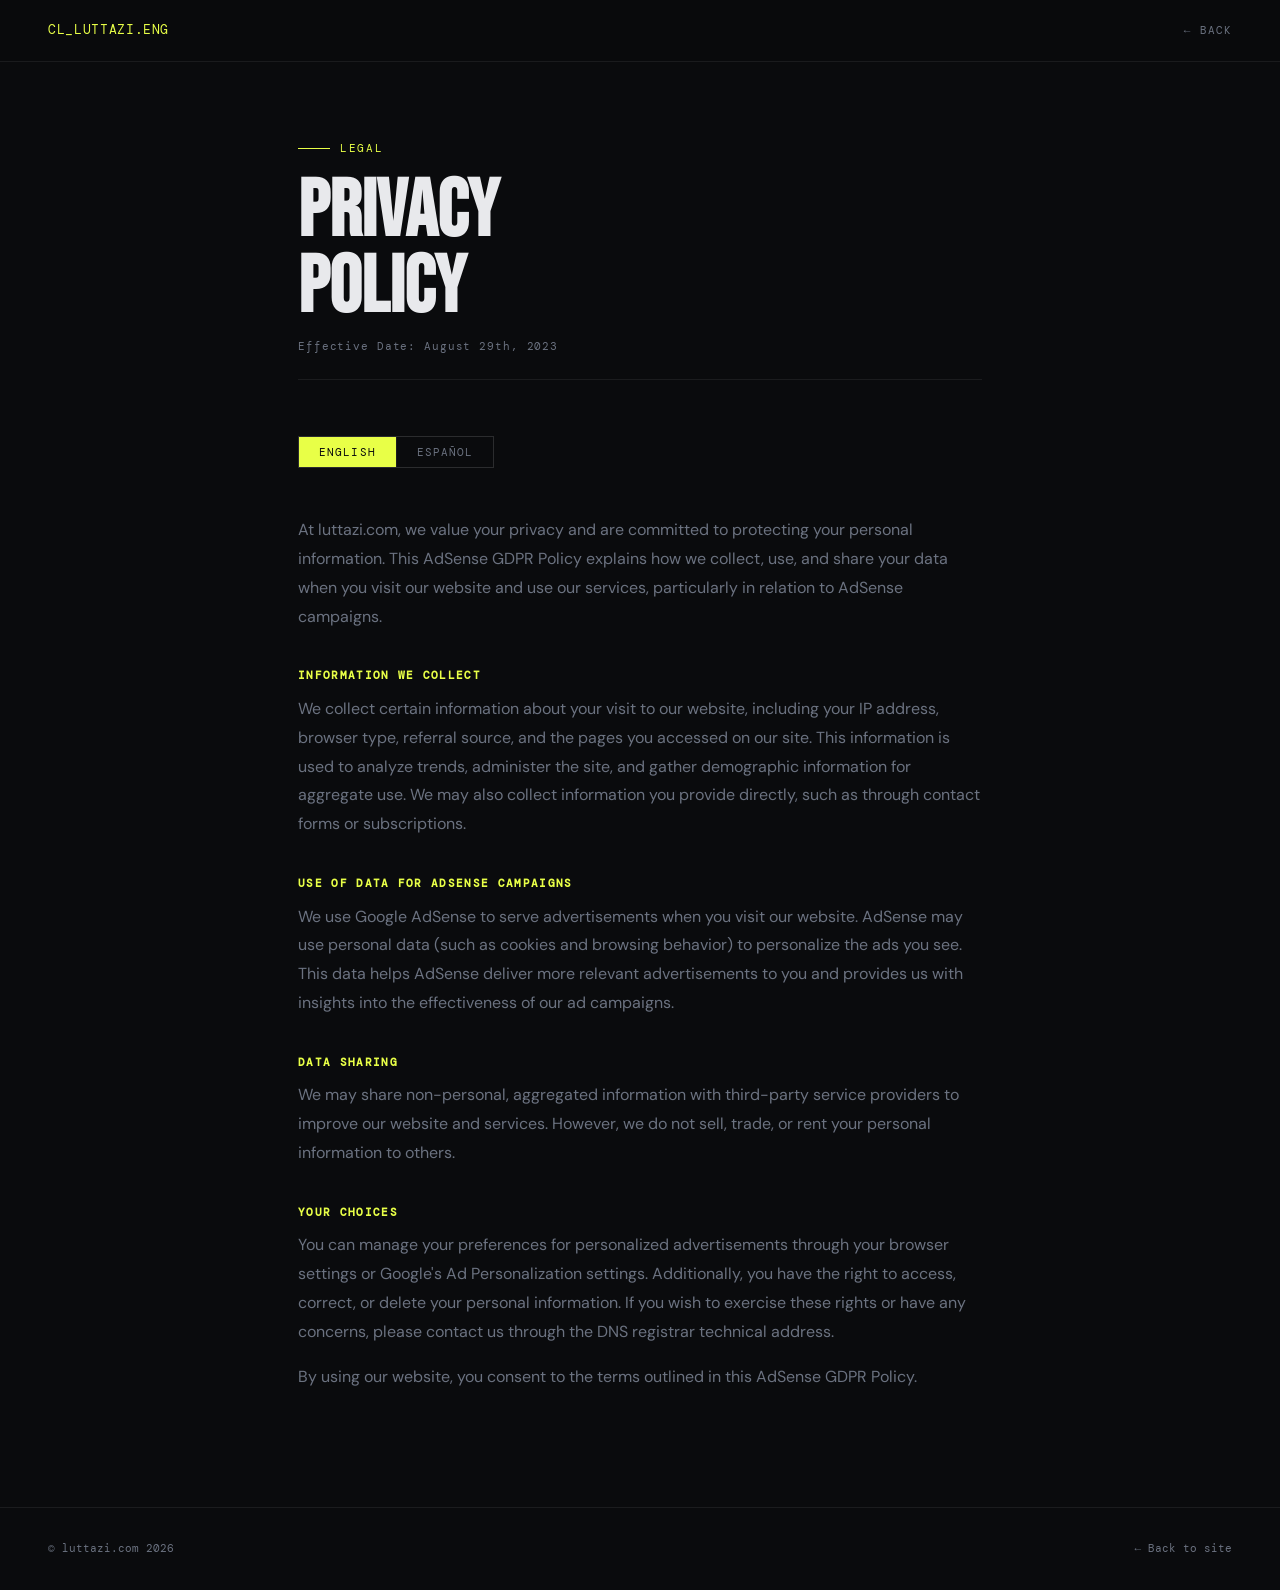
<file: privacy.html>
<!DOCTYPE html>
<html lang="en">
<head>
<meta charset="UTF-8">
<meta name="viewport" content="width=device-width, initial-scale=1.0">
<title>Privacy Policy — Chris Luttazi</title>
<meta name="description" content="Privacy policy for luttazi.com, the portfolio site of Chris Luttazi, Lead Data Engineer.">
<meta name="robots" content="noindex, follow">
<link rel="canonical" href="https://luttazi.com/privacy.html">
<link rel="icon" href="assets/favicon.ico">
<link rel="preconnect" href="https://fonts.googleapis.com">
<link rel="preconnect" href="https://fonts.gstatic.com" crossorigin>
<link href="https://fonts.googleapis.com/css2?family=Bebas+Neue&family=DM+Mono:ital,wght@0,300;0,400;0,500;1,300&family=DM+Sans:wght@300;400;500;600&display=swap" rel="stylesheet">
<style>
  :root {
    --bg: #0a0b0d;
    --bg2: #0f1115;
    --surface: #14161b;
    --border: rgba(255,255,255,0.07);
    --accent: #e8ff47;
    --text: #e8e9ec;
    --muted: #6b7280;
    --mono: 'DM Mono', monospace;
    --sans: 'DM Sans', sans-serif;
    --display: 'Bebas Neue', sans-serif;
  }

  *, *::before, *::after { box-sizing: border-box; margin: 0; padding: 0; }

  body {
    background: var(--bg);
    color: var(--text);
    font-family: var(--sans);
    font-size: 16px;
    line-height: 1.6;
  }

  nav {
    position: fixed;
    top: 0; left: 0; right: 0;
    z-index: 100;
    display: flex;
    align-items: center;
    justify-content: space-between;
    padding: 20px 48px;
    border-bottom: 1px solid var(--border);
    background: rgba(10,11,13,0.85);
    backdrop-filter: blur(12px);
  }

  .nav-logo {
    font-family: var(--mono);
    font-size: 13px;
    color: var(--accent);
    letter-spacing: 0.05em;
    text-decoration: none;
  }

  .nav-back {
    font-family: var(--mono);
    font-size: 11px;
    letter-spacing: 0.1em;
    text-transform: uppercase;
    color: var(--muted);
    text-decoration: none;
    transition: color 0.2s;
  }

  .nav-back:hover { color: var(--accent); }

  main {
    max-width: 780px;
    margin: 0 auto;
    padding: 140px 48px 100px;
  }

  .page-label {
    font-family: var(--mono);
    font-size: 11px;
    letter-spacing: 0.15em;
    text-transform: uppercase;
    color: var(--accent);
    margin-bottom: 16px;
    display: flex;
    align-items: center;
    gap: 10px;
  }

  .page-label::before {
    content: '';
    display: block;
    width: 32px;
    height: 1px;
    background: var(--accent);
  }

  h1 {
    font-family: var(--display);
    font-size: clamp(48px, 7vw, 80px);
    line-height: 0.95;
    margin-bottom: 12px;
  }

  .effective-date {
    font-family: var(--mono);
    font-size: 11px;
    color: var(--muted);
    letter-spacing: 0.08em;
    margin-bottom: 56px;
    padding-bottom: 24px;
    border-bottom: 1px solid var(--border);
  }

  .lang-toggle {
    display: flex;
    gap: 1px;
    background: var(--border);
    border: 1px solid var(--border);
    width: fit-content;
    margin-bottom: 48px;
  }

  .lang-btn {
    font-family: var(--mono);
    font-size: 11px;
    letter-spacing: 0.1em;
    text-transform: uppercase;
    padding: 8px 20px;
    background: var(--bg);
    color: var(--muted);
    border: none;
    cursor: pointer;
    transition: all 0.2s;
  }

  .lang-btn.active {
    background: var(--accent);
    color: var(--bg);
  }

  .policy-body { display: none; }
  .policy-body.active { display: block; }

  h2 {
    font-family: var(--mono);
    font-size: 11px;
    letter-spacing: 0.12em;
    text-transform: uppercase;
    color: var(--accent);
    margin-top: 36px;
    margin-bottom: 10px;
  }

  p {
    font-size: 16px;
    color: var(--muted);
    line-height: 1.8;
    margin-bottom: 16px;
  }

  footer {
    border-top: 1px solid var(--border);
    padding: 32px 48px;
    display: flex;
    justify-content: space-between;
    align-items: center;
  }

  .footer-left {
    font-family: var(--mono);
    font-size: 11px;
    color: var(--muted);
  }

  footer a {
    font-family: var(--mono);
    font-size: 11px;
    color: var(--muted);
    text-decoration: none;
    transition: color 0.2s;
  }

  footer a:hover { color: var(--accent); }

  @media (max-width: 600px) {
    nav { padding: 16px 24px; }
    main { padding: 120px 24px 80px; }
    footer { flex-direction: column; gap: 16px; padding: 24px; text-align: center; }
  }
</style>
</head>
<body>

<nav>
  <a href="index.html" class="nav-logo">CL_LUTTAZI.ENG</a>
  <a href="index.html" class="nav-back">← Back</a>
</nav>

<main>
  <div class="page-label">Legal</div>
  <h1>PRIVACY<br>POLICY</h1>
  <div class="effective-date">Effective Date: August 29th, 2023</div>

  <div class="lang-toggle">
    <button type="button" class="lang-btn active" onclick="switchLang('en')">English</button>
    <button type="button" class="lang-btn" onclick="switchLang('es')">Español</button>
  </div>

  <div id="policy-en" class="policy-body active">
    <p>At luttazi.com, we value your privacy and are committed to protecting your personal information. This AdSense GDPR Policy explains how we collect, use, and share your data when you visit our website and use our services, particularly in relation to AdSense campaigns.</p>

    <h2>Information We Collect</h2>
    <p>We collect certain information about your visit to our website, including your IP address, browser type, referral source, and the pages you accessed on our site. This information is used to analyze trends, administer the site, and gather demographic information for aggregate use. We may also collect information you provide directly, such as through contact forms or subscriptions.</p>

    <h2>Use of Data for AdSense Campaigns</h2>
    <p>We use Google AdSense to serve advertisements when you visit our website. AdSense may use personal data (such as cookies and browsing behavior) to personalize the ads you see. This data helps AdSense deliver more relevant advertisements to you and provides us with insights into the effectiveness of our ad campaigns.</p>

    <h2>Data Sharing</h2>
    <p>We may share non-personal, aggregated information with third-party service providers to improve our website and services. However, we do not sell, trade, or rent your personal information to others.</p>

    <h2>Your Choices</h2>
    <p>You can manage your preferences for personalized advertisements through your browser settings or Google's Ad Personalization settings. Additionally, you have the right to access, correct, or delete your personal information. If you wish to exercise these rights or have any concerns, please contact us through the DNS registrar technical address.</p>

    <p>By using our website, you consent to the terms outlined in this AdSense GDPR Policy.</p>
  </div>

  <div id="policy-es" class="policy-body">
    <p>En luttazi.com, valoramos tu privacidad y estamos comprometidos a proteger tu información personal. Esta Política de GDPR de AdSense explica cómo recopilamos, usamos y compartimos tus datos cuando visitas nuestro sitio web y utilizas nuestros servicios, en particular en relación con las campañas de AdSense.</p>

    <h2>Información que Recopilamos</h2>
    <p>Recopilamos cierta información sobre tu visita a nuestro sitio web, incluida tu dirección IP, tipo de navegador, fuente de referencia y las páginas a las que accediste en nuestro sitio. Esta información se utiliza para analizar tendencias, administrar el sitio y recopilar información demográfica para uso agregado. También podemos recopilar información que proporcionas directamente, como a través de formularios de contacto o suscripciones.</p>

    <h2>Uso de Datos para Campañas de AdSense</h2>
    <p>Utilizamos Google AdSense para mostrar anuncios cuando visitas nuestro sitio web. AdSense puede utilizar datos personales (como cookies y comportamiento de navegación) para personalizar los anuncios que ves. Estos datos ayudan a AdSense a ofrecerte anuncios más relevantes y nos brindan información sobre la eficacia de nuestras campañas publicitarias.</p>

    <h2>Compartir Datos</h2>
    <p>Podemos compartir información no personal y agregada con proveedores de servicios externos para mejorar nuestro sitio web y servicios. Sin embargo, no vendemos, intercambiamos ni alquilamos tu información personal a terceros.</p>

    <h2>Tus Opciones</h2>
    <p>Puedes gestionar tus preferencias para los anuncios personalizados a través de la configuración de tu navegador o las configuraciones de Personalización de Anuncios de Google. Además, tienes derecho a acceder, corregir o eliminar tu información personal. Si deseas ejercer estos derechos o tienes alguna inquietud, contáctanos a través de la dirección de correo registrada en el registro DNS.</p>

    <p>Al utilizar nuestro sitio web, aceptas los términos descritos en esta Política de GDPR de AdSense.</p>
  </div>
</main>

<footer>
  <div class="footer-left">© luttazi.com 2026</div>
  <a href="index.html">← Back to site</a>
</footer>

<script>
  function switchLang(lang) {
    document.querySelectorAll('.policy-body').forEach(el => el.classList.remove('active'));
    document.querySelectorAll('.lang-btn').forEach(el => el.classList.remove('active'));
    document.getElementById('policy-' + lang).classList.add('active');
    event.target.classList.add('active');
  }
</script>
</body>
</html>
</file>
